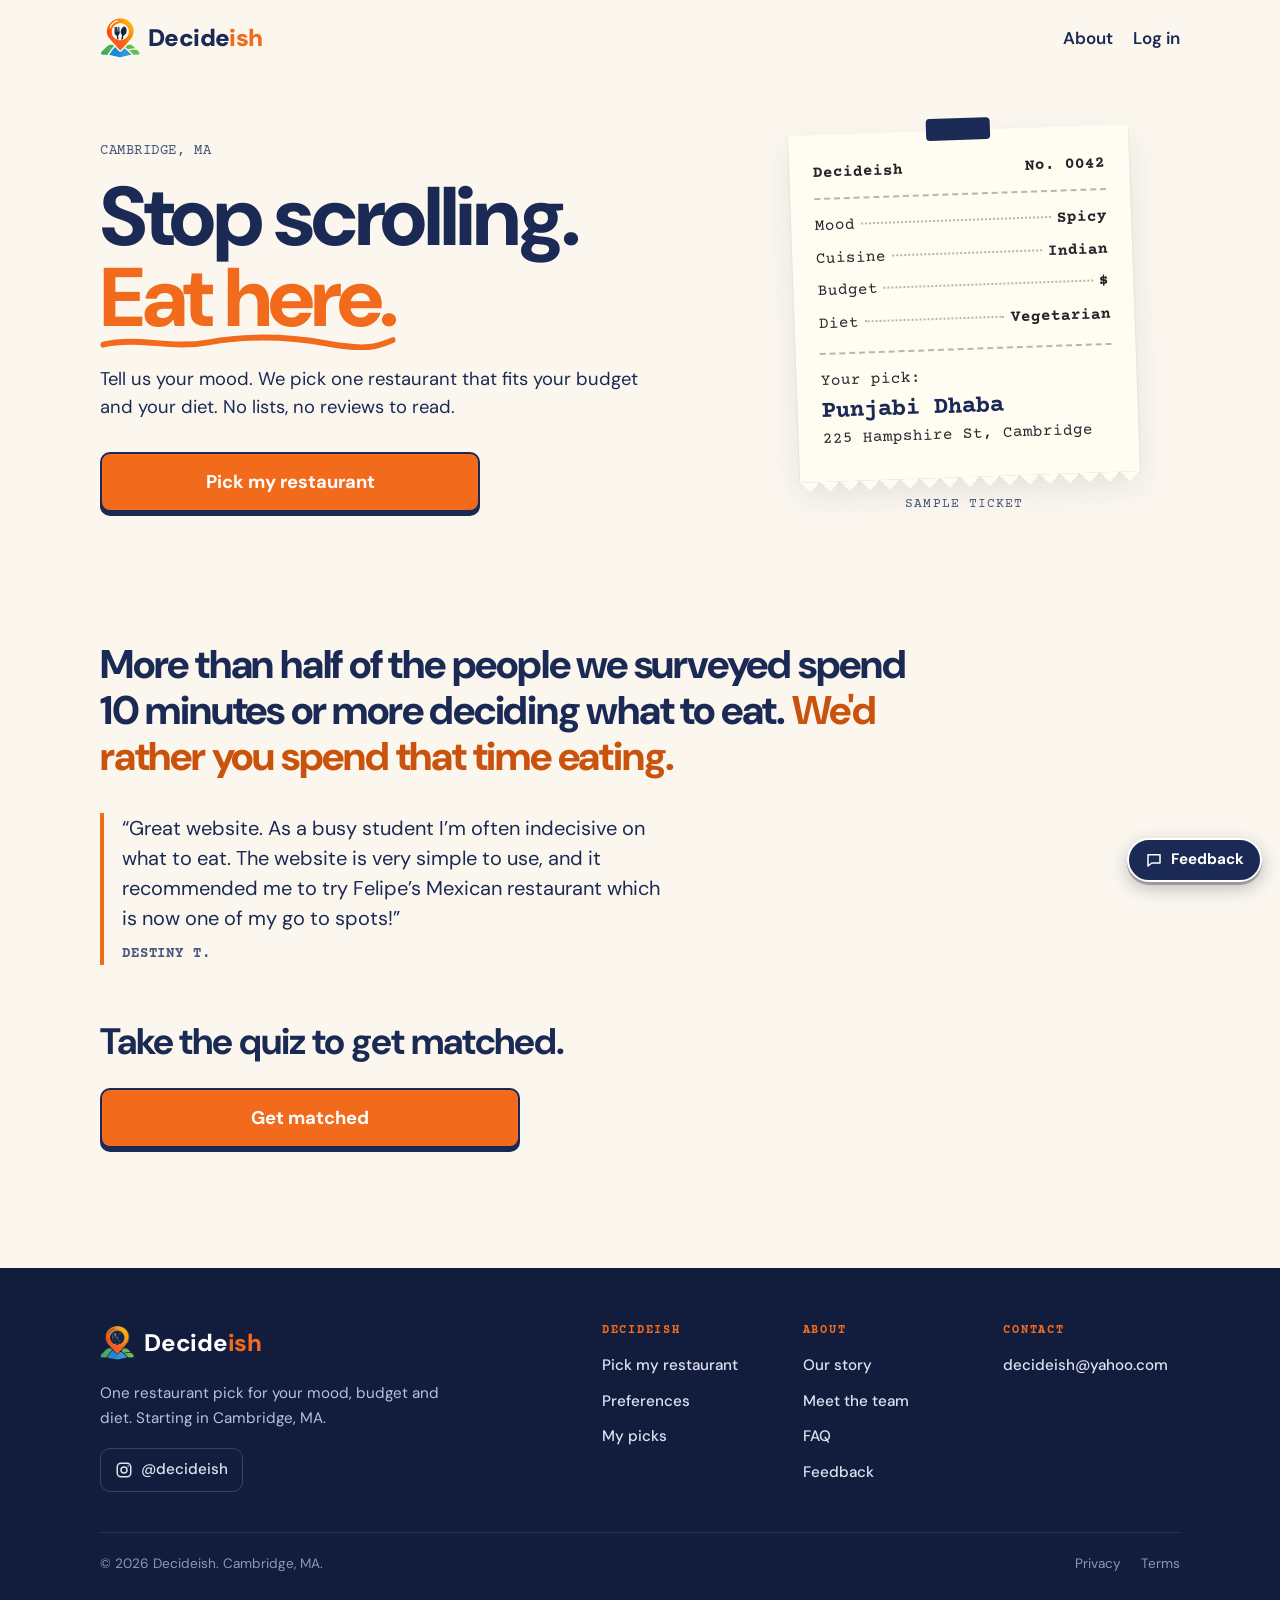
<file: index.html>
<!DOCTYPE html>
<html lang="en">
<head>
  <meta charset="UTF-8">
  <meta name="viewport" content="width=device-width, initial-scale=1.0">
  <title>Decideish | Stop scrolling. Eat here.</title>
  <meta name="description" content="Tell us your mood and Decideish picks one Cambridge restaurant for you, with directions. No lists, no reviews to read.">
  <link rel="icon" href="logo-mark.png">
  <link rel="preconnect" href="https://fonts.googleapis.com">
  <link rel="preconnect" href="https://fonts.gstatic.com" crossorigin>
  <link href="https://fonts.googleapis.com/css2?family=Courier+Prime:wght@400;700&display=swap" rel="stylesheet">
  <link rel="stylesheet" href="styles.css">
  <link rel="stylesheet" href="home.css">
</head>

<body class="home">

  <header class="site-header">
    <div class="wrap">
      <a href="index.html" class="brand"><img src="logo-mark.png" alt=""><span class="word">Decide<span>ish</span></span></a>
      <nav class="nav" aria-label="Main">
        <a href="about.html">About</a>
        <a href="signin.html">Log in</a>
      </nav>
    </div>
  </header>

  <main>
    <section class="wrap hero">
      <div class="hero-copy">
        <p class="kicker">Cambridge, MA</p>
        <h1>Stop scrolling.<br><span class="hl">Eat here.<svg viewBox="0 0 300 14" preserveAspectRatio="none" aria-hidden="true"><path d="M3 9 C 40 2, 70 13, 110 7 S 190 2, 230 8 S 280 11, 297 5" fill="none" stroke="currentColor" stroke-width="5" stroke-linecap="round"/></svg></span></h1>
        <p class="lead">Tell us your mood. We pick one restaurant that fits your budget and your diet. No lists, no reviews to read.</p>
        <a href="quiz.html" class="btn btn-primary btn-big">Pick my restaurant</a>
      </div>

      <div class="hero-receipt" aria-label="Example of a pick">
        <div class="ticket">
          <div class="ticket-head"><span>Decideish</span><span>No. 0042</span></div>
          <dl class="ticket-lines">
            <div class="ticket-line"><dt>Mood</dt><span class="dots"></span><dd>Spicy</dd></div>
            <div class="ticket-line"><dt>Cuisine</dt><span class="dots"></span><dd>Indian</dd></div>
            <div class="ticket-line"><dt>Budget</dt><span class="dots"></span><dd>$</dd></div>
            <div class="ticket-line"><dt>Diet</dt><span class="dots"></span><dd>Vegetarian</dd></div>
          </dl>
          <div class="ticket-result">
            <p class="label">Your pick:</p>
            <p class="place">Punjabi Dhaba</p>
            <p class="addr">225 Hampshire St, Cambridge</p>
          </div>
        </div>
        <p class="sample">Sample ticket</p>
      </div>
    </section>

    <section class="wrap time-wrap">
      <p class="time">More than half of the people we surveyed spend 10 minutes or more deciding what to eat. <span>We'd rather you spend that time eating.</span></p>
      <figure class="quote">
        <blockquote>&ldquo;Great website. As a busy student I&rsquo;m often indecisive on what to eat. The website is very simple to use, and it recommended me to try Felipe&rsquo;s Mexican restaurant which is now one of my go to spots!&rdquo;</blockquote>
        <figcaption>Destiny T.</figcaption>
      </figure>
    </section>

    <section class="wrap closer" id="match">
      <h2>Take the quiz to get matched.</h2>
      <p class="match-sub">Places like these, picked for your mood, budget and diet.</p>
      <div class="strip" id="strip">
        <figure><img src="https://xoqmolbfxjjwlgxwibis.supabase.co/storage/v1/object/public/restaurant-Images/sulmona.jpg" alt="" loading="lazy" referrerpolicy="no-referrer" onerror="dropPhoto(this)"><figcaption><strong>Sulmona</strong><span>Italian · $$</span></figcaption></figure>
        <figure><img src="https://xoqmolbfxjjwlgxwibis.supabase.co/storage/v1/object/public/restaurant-Images/geppeto.jpg" alt="" loading="lazy" referrerpolicy="no-referrer" onerror="dropPhoto(this)"><figcaption><strong>Geppetto</strong><span>Italian · $$$</span></figcaption></figure>
        <figure><img src="https://xoqmolbfxjjwlgxwibis.supabase.co/storage/v1/object/public/restaurant-Images/alicemonarch.jpg" alt="" loading="lazy" referrerpolicy="no-referrer" onerror="dropPhoto(this)"><figcaption><strong>Alice &amp; Monarch</strong><span>Italian · $$</span></figcaption></figure>
        <figure><img src="https://xoqmolbfxjjwlgxwibis.supabase.co/storage/v1/object/public/restaurant-Images/thefriendlytoast.jpg" alt="" loading="lazy" referrerpolicy="no-referrer" onerror="dropPhoto(this)"><figcaption><strong>The Friendly Toast</strong><span>American · $$</span></figcaption></figure>
        <figure><img src="https://xoqmolbfxjjwlgxwibis.supabase.co/storage/v1/object/public/restaurant-Images/ninetastes.jpg" alt="" loading="lazy" referrerpolicy="no-referrer" onerror="dropPhoto(this)"><figcaption><strong>Nine Tastes</strong><span>Thai · $</span></figcaption></figure>
        <figure><img src="https://xoqmolbfxjjwlgxwibis.supabase.co/storage/v1/object/public/restaurant-Images/maeasianeatery.jpg" alt="" loading="lazy" referrerpolicy="no-referrer" onerror="dropPhoto(this)"><figcaption><strong>Mâe Asian Eatery</strong><span>Thai · $</span></figcaption></figure>
      </div>
      <a href="quiz.html" class="btn btn-primary btn-big">Get matched</a>
    </section>
  </main>

  <a href="quiz.html" class="sticky-cta" id="sticky" aria-hidden="true" tabindex="-1">Pick my restaurant</a>

  <footer class="site-footer">
    <div class="wrap">
      <div class="foot-grid">
        <div class="foot-brand">
          <a href="index.html" class="word" style="text-decoration:none"><img src="logo-mark.png" alt=""><b>Decide<span>ish</span></b></a>
          <p>One restaurant pick for your mood, budget and diet. Starting in Cambridge, MA.</p>
          <a class="foot-social" href="https://www.instagram.com/decideish/" target="_blank" rel="noopener"><svg viewBox="0 0 24 24" fill="none" stroke="currentColor" stroke-width="2" aria-hidden="true"><rect x="3" y="3" width="18" height="18" rx="5"/><circle cx="12" cy="12" r="4"/><circle cx="17.5" cy="6.5" r="1" fill="currentColor" stroke="none"/></svg>@decideish</a>
        </div>
        <div class="foot-cols">
          <div class="foot-col"><h3>Decideish</h3><ul>
            <li><a href="quiz.html">Pick my restaurant</a></li>
            <li><a href="preferences.html">Preferences</a></li>
            <li><a href="dashboard.html">My picks</a></li></ul></div>
          <div class="foot-col"><h3>About</h3><ul>
            <li><a href="about.html">Our story</a></li>
            <li><a href="team.html">Meet the team</a></li>
            <li><a href="faq.html">FAQ</a></li>
            <li><a href="feedback.html">Feedback</a></li></ul></div>
          <div class="foot-col"><h3>Contact</h3><ul>
            <li><a href="mailto:decideish@yahoo.com">decideish@yahoo.com</a></li></ul></div>
        </div>
      </div>
      <div class="foot-bottom">
        <span>&copy; 2026 Decideish. Cambridge, MA.</span>
        <nav aria-label="Legal"><a href="privacy.html">Privacy</a><a href="terms.html">Terms</a></nav>
      </div>
    </div>
  </footer>

  <script>
    // a photo that fails to load disappears; with fewer than 3 left, the whole strip goes (no empty boxes)
    function dropPhoto(img) {
      var fig = img.closest("figure"); if (fig) fig.remove();
      var strip = document.getElementById("strip");
      if (strip && strip.querySelectorAll("figure").length < 3) {
        strip.remove();
        var s = document.querySelector(".match-sub"); if (s) s.remove();
      }
    }
    // on phones, a button follows you once the mood choices scroll away (and steps aside at the bottom)
    (function () {
      var sticky = document.getElementById("sticky"), moods = document.querySelector(".hero-copy .btn"), closer = document.querySelector(".closer .btn");
      if (!("IntersectionObserver" in window) || !sticky || !moods) return;
      var past = false, atEnd = false;
      function update() {
        var show = past && !atEnd;
        sticky.classList.toggle("show", show);
        sticky.tabIndex = show ? 0 : -1;
        sticky.setAttribute("aria-hidden", show ? "false" : "true");
      }
      new IntersectionObserver(function (e) { past = !e[0].isIntersecting && e[0].boundingClientRect.top < 0; update(); }).observe(moods);
      if (closer) new IntersectionObserver(function (e) { atEnd = e[0].isIntersecting; update(); }).observe(closer);
    })();
  </script>

  <a href="feedback.html" class="fb-float" target="_blank" rel="noopener" aria-label="Send feedback"><svg viewBox="0 0 24 24" fill="none" stroke="currentColor" stroke-width="2" stroke-linejoin="round" aria-hidden="true"><path d="M4 5h16v11H9l-5 4z"/></svg>Feedback</a>

</body>
</html>
</file>
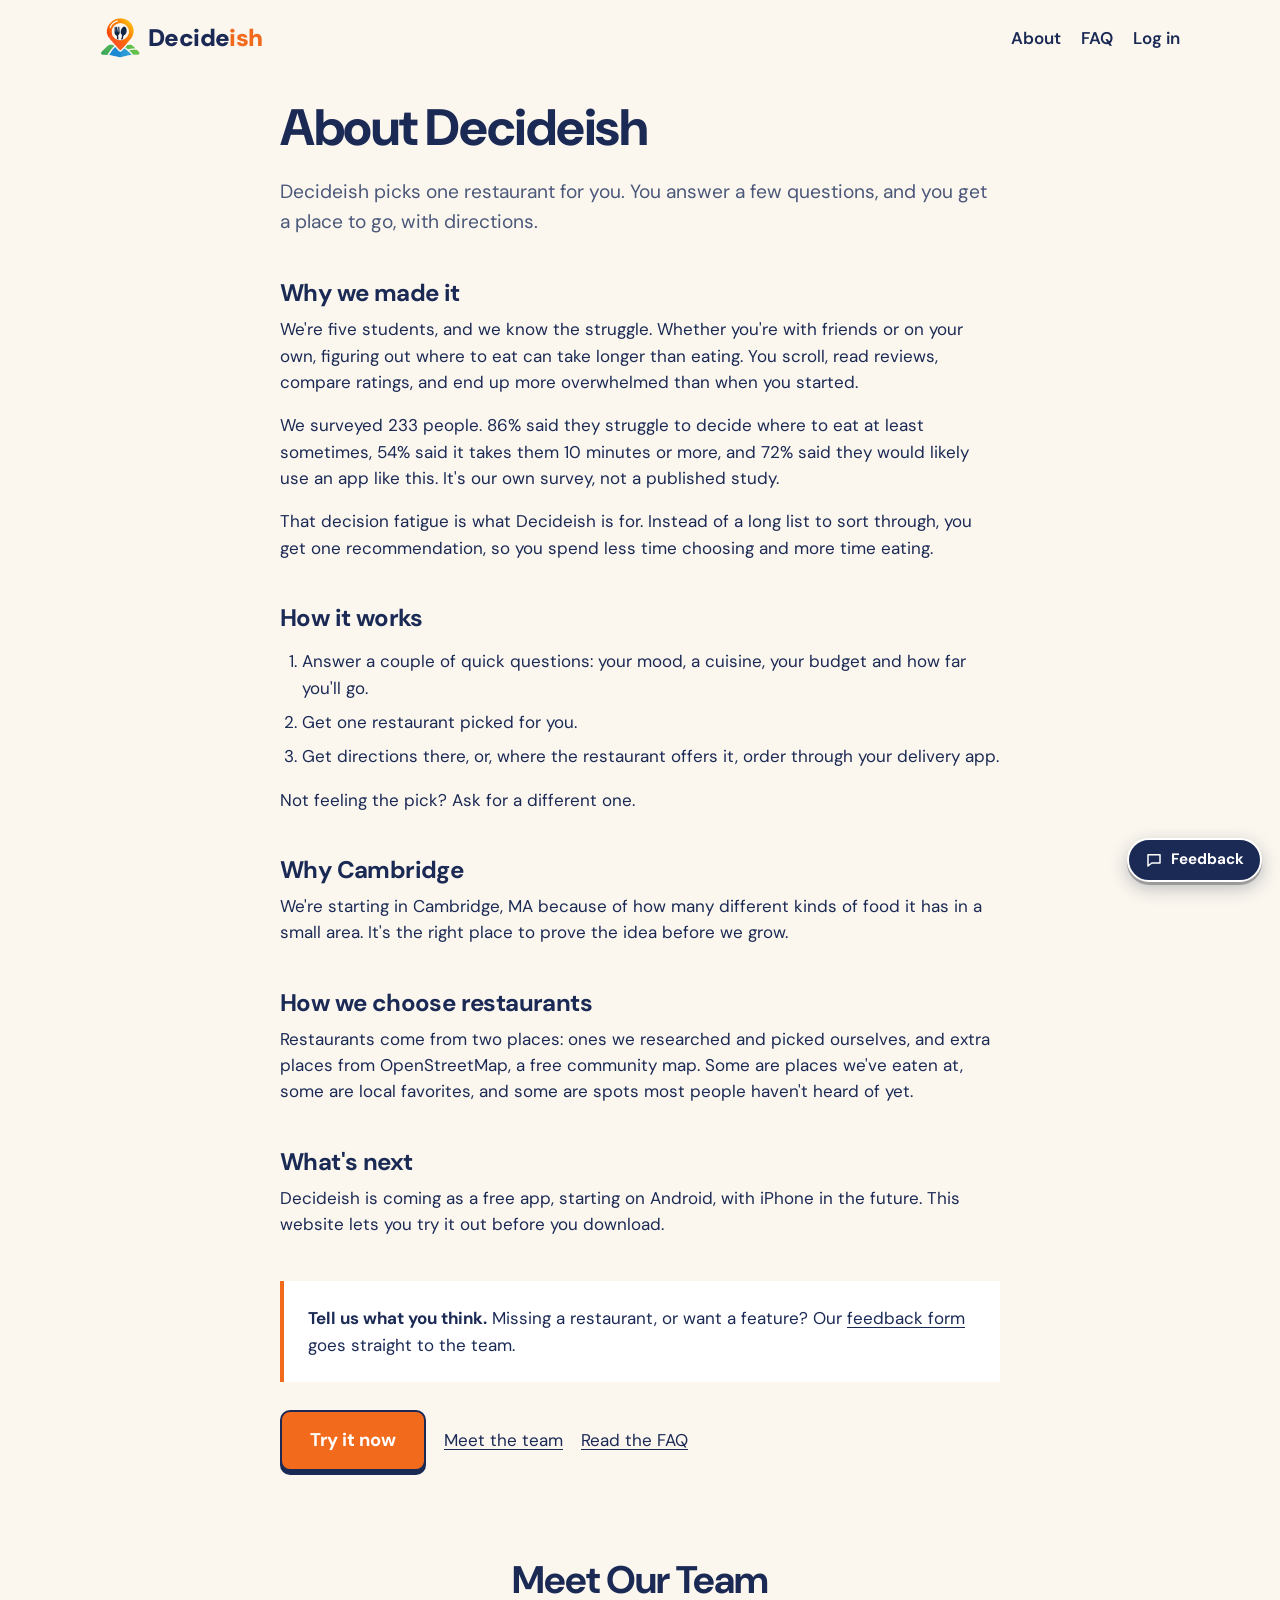
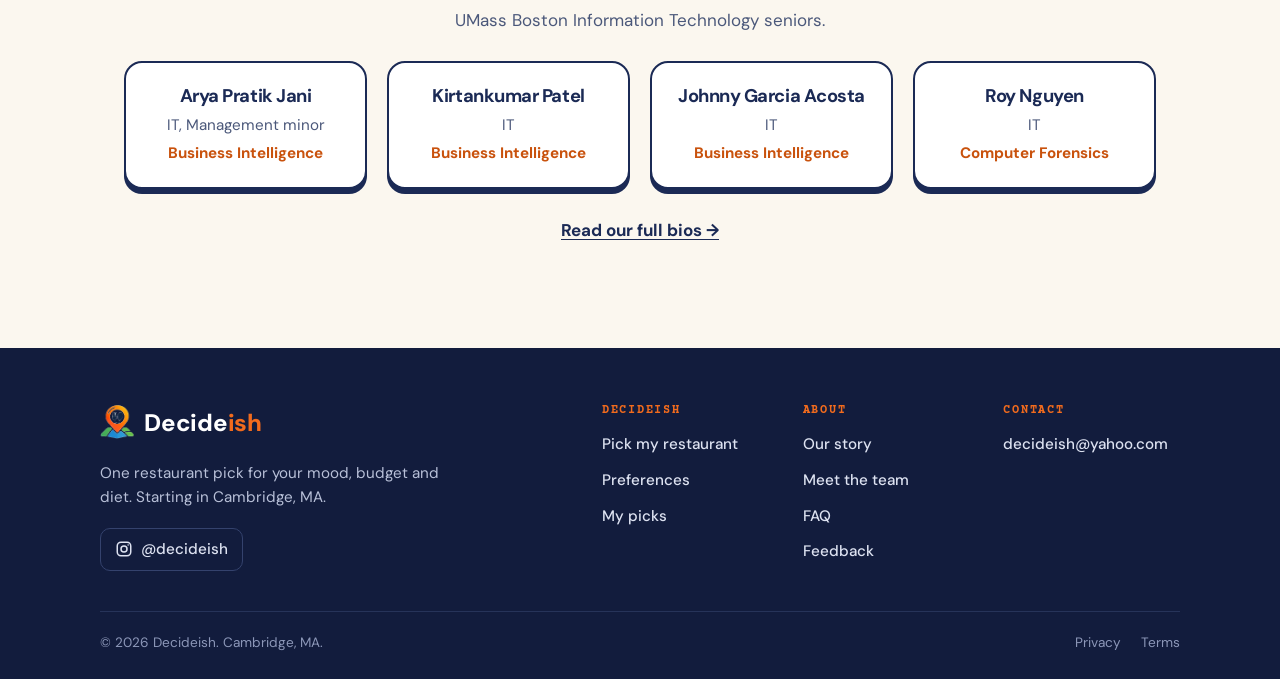
<file: about.html>
<!DOCTYPE html>
<html lang="en">
<head>
  <meta charset="UTF-8">
  <meta name="viewport" content="width=device-width, initial-scale=1.0">
  <title>About | Decideish</title>
  <meta name="description" content="Decideish is made by five students to end decision fatigue about where to eat. Starting in Cambridge, MA.">
  <link rel="icon" href="logo-mark.png">
  <link rel="preconnect" href="https://fonts.googleapis.com">
  <link rel="preconnect" href="https://fonts.gstatic.com" crossorigin>
  <link href="https://fonts.googleapis.com/css2?family=Courier+Prime:wght@400;700&display=swap" rel="stylesheet">
  <link rel="stylesheet" href="styles.css">
</head>

<body>

  <header class="site-header">
    <div class="wrap">
      <a href="index.html" class="brand"><img src="logo-mark.png" alt=""><span class="word">Decide<span>ish</span></span></a>
      <nav class="nav" aria-label="Main">
        <a href="about.html">About</a>
        <a href="faq.html">FAQ</a>
        <a href="signin.html">Log in</a>
      </nav>
    </div>
  </header>

  <main class="page">
    <h1>About Decideish</h1>
    <p class="intro">
      Decideish picks one restaurant for you. You answer a few questions,
      and you get a place to go, with directions.
    </p>

    <h2>Why we made it</h2>
    <p>
      We're five students, and we know the struggle. Whether you're with friends or on your own,
      figuring out where to eat can take longer than eating. You scroll, read reviews, compare
      ratings, and end up more overwhelmed than when you started.
    </p>
    <p>
      We surveyed 233 people. 86% said they struggle to decide where to eat at least sometimes,
      54% said it takes them 10 minutes or more, and 72% said they would likely use an app like this.
      It's our own survey, not a published study.
    </p>
    <p>
      That decision fatigue is what Decideish is for. Instead of a long list to sort through,
      you get one recommendation, so you spend less time choosing and more time eating.
    </p>

    <h2>How it works</h2>
    <ol>
      <li>Answer a couple of quick questions: your mood, a cuisine, your budget and how far you'll go.</li>
      <li>Get one restaurant picked for you.</li>
      <li>Get directions there, or, where the restaurant offers it, order through your delivery app.</li>
    </ol>
    <p>Not feeling the pick? Ask for a different one.</p>

    <h2>Why Cambridge</h2>
    <p>
      We're starting in Cambridge, MA because of how many different kinds of food it has in a small area.
      It's the right place to prove the idea before we grow.
    </p>

    <h2>How we choose restaurants</h2>
    <p>
      Restaurants come from two places: ones we researched and picked ourselves, and extra places from
      OpenStreetMap, a free community map. Some are places we've eaten at, some are local favorites,
      and some are spots most people haven't heard of yet.
    </p>

    <h2>What's next</h2>
    <p>
      Decideish is coming as a free app, starting on Android, with iPhone in the future.
      This website lets you try it out before you download.
    </p>

    <div class="team-note">
      <p><strong>Tell us what you think.</strong> Missing a restaurant, or want a feature?
        Our <a href="feedback.html">feedback form</a> goes straight to the team.</p>
    </div>

    <div class="hero-actions">
      <a href="quiz.html" class="btn btn-primary btn-big">Try it now</a>
      <a href="team.html">Meet the team</a>
      <a href="faq.html">Read the FAQ</a>
    </div>
  </main>

  <section class="team-strip" aria-labelledby="team-h">
    <h2 id="team-h">Meet Our Team</h2>
    <p class="strip-sub">UMass Boston Information Technology seniors.</p>
    <div class="mini-grid">
      <div class="mini"><h3>Arya Pratik Jani</h3><p>IT, Management minor</p><p class="mini-track">Business Intelligence</p></div>
      <div class="mini"><h3>Kirtankumar Patel</h3><p>IT</p><p class="mini-track">Business Intelligence</p></div>
      <div class="mini"><h3>Johnny Garcia Acosta</h3><p>IT</p><p class="mini-track">Business Intelligence</p></div>
      <div class="mini"><h3>Roy Nguyen</h3><p>IT</p><p class="mini-track">Computer Forensics</p></div>
    </div>
    <p class="strip-link"><a href="team.html">Read our full bios &rarr;</a></p>
  </section>

  <footer class="site-footer">
    <div class="wrap">
      <div class="foot-grid">
        <div class="foot-brand">
          <a href="index.html" class="word" style="text-decoration:none"><img src="logo-mark.png" alt=""><b>Decide<span>ish</span></b></a>
          <p>One restaurant pick for your mood, budget and diet. Starting in Cambridge, MA.</p>
          <a class="foot-social" href="https://www.instagram.com/decideish/" target="_blank" rel="noopener"><svg viewBox="0 0 24 24" fill="none" stroke="currentColor" stroke-width="2" aria-hidden="true"><rect x="3" y="3" width="18" height="18" rx="5"/><circle cx="12" cy="12" r="4"/><circle cx="17.5" cy="6.5" r="1" fill="currentColor" stroke="none"/></svg>@decideish</a>
        </div>
        <div class="foot-cols">
          <div class="foot-col"><h3>Decideish</h3><ul>
            <li><a href="quiz.html">Pick my restaurant</a></li>
            <li><a href="preferences.html">Preferences</a></li>
            <li><a href="dashboard.html">My picks</a></li></ul></div>
          <div class="foot-col"><h3>About</h3><ul>
            <li><a href="about.html">Our story</a></li>
            <li><a href="team.html">Meet the team</a></li>
            <li><a href="faq.html">FAQ</a></li>
            <li><a href="feedback.html">Feedback</a></li></ul></div>
          <div class="foot-col"><h3>Contact</h3><ul>
            <li><a href="mailto:decideish@yahoo.com">decideish@yahoo.com</a></li></ul></div>
        </div>
      </div>
      <div class="foot-bottom">
        <span>&copy; 2026 Decideish. Cambridge, MA.</span>
        <nav aria-label="Legal"><a href="privacy.html">Privacy</a><a href="terms.html">Terms</a></nav>
      </div>
    </div>
  </footer>

  <a href="feedback.html" class="fb-float" target="_blank" rel="noopener" aria-label="Send feedback"><svg viewBox="0 0 24 24" fill="none" stroke="currentColor" stroke-width="2" stroke-linejoin="round" aria-hidden="true"><path d="M4 5h16v11H9l-5 4z"/></svg>Feedback</a>

  <script>
    // the Feedback button steps aside while the footer (which has its own Feedback link) is on screen
    (function () {
      var f = document.querySelector(".site-footer"), b = document.querySelector(".fb-float");
      if (!f || !b || !("IntersectionObserver" in window)) return;
      new IntersectionObserver(function (e) { b.classList.toggle("away", e[0].isIntersecting); }).observe(f);
    })();
  </script>

</body>
</html>
</file>
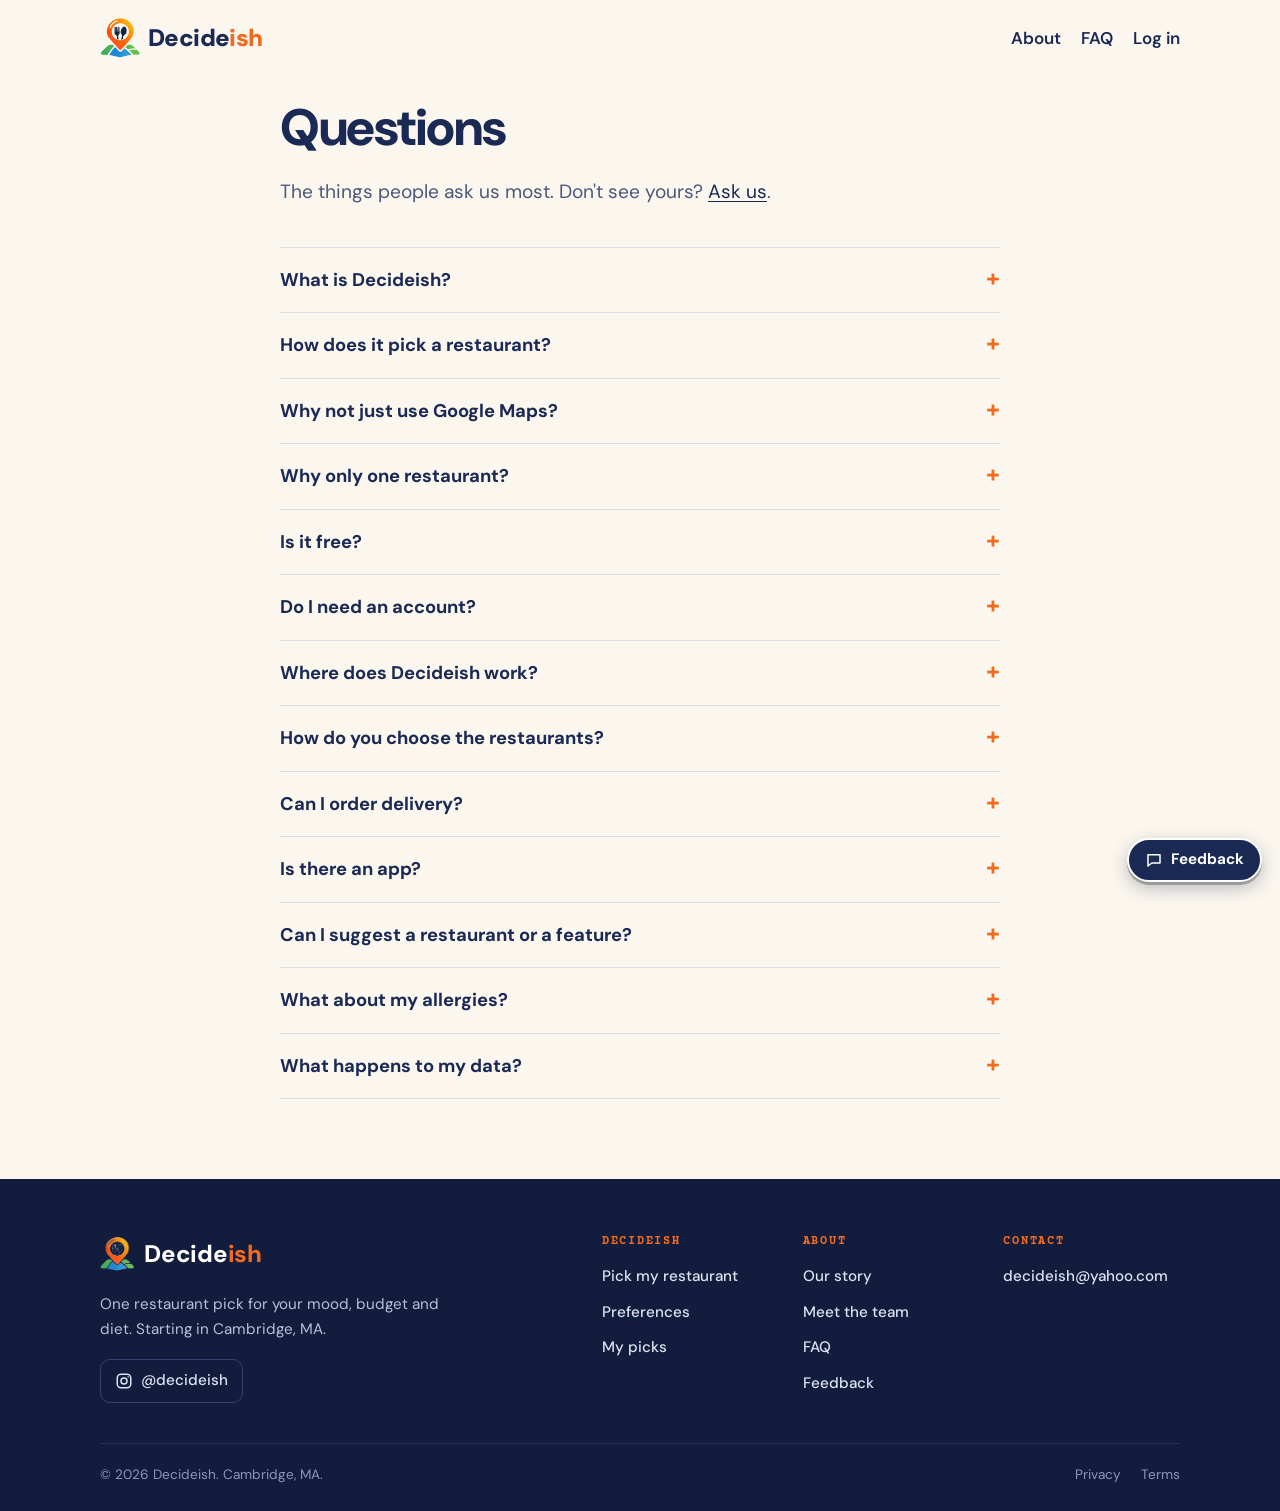
<file: faq.html>
<!DOCTYPE html>
<html lang="en">
<head>
  <meta charset="UTF-8">
  <meta name="viewport" content="width=device-width, initial-scale=1.0">
  <title>FAQ | Decideish</title>
  <meta name="description" content="Answers to common questions about Decideish: how picks work, accounts, privacy and the app.">
  <link rel="icon" href="logo-mark.png">
  <link rel="preconnect" href="https://fonts.googleapis.com">
  <link rel="preconnect" href="https://fonts.gstatic.com" crossorigin>
  <link href="https://fonts.googleapis.com/css2?family=Courier+Prime:wght@400;700&display=swap" rel="stylesheet">
  <link rel="stylesheet" href="styles.css">
</head>

<body>

  <header class="site-header">
    <div class="wrap">
      <a href="index.html" class="brand"><img src="logo-mark.png" alt=""><span class="word">Decide<span>ish</span></span></a>
      <nav class="nav" aria-label="Main">
        <a href="about.html">About</a>
        <a href="faq.html">FAQ</a>
        <a href="signin.html">Log in</a>
      </nav>
    </div>
  </header>

  <main class="page">
    <h1>Questions</h1>
    <p class="intro">The things people ask us most. Don't see yours? <a href="feedback.html">Ask us</a>.</p>

    <div class="faq">
      <details>
        <summary>What is Decideish?</summary>
        <p>A restaurant finder that picks one place for you. You answer a few quick questions and get a single recommendation, with directions, instead of a long list to scroll through.</p>
      </details>
      <details>
        <summary>How does it pick a restaurant?</summary>
        <p>It starts with restaurants of the cuisine you chose, then ranks them by how well they match your budget, your mood and how far you'll go. Cuisines you saved as favorites get a small boost. The best match is shown first.</p>
      </details>
      <details>
        <summary>Why not just use Google Maps?</summary>
        <p>Google gives you a long list and leaves the choosing to you. Decideish gives you one pick that already fits your mood, budget and diet, and it remembers what you liked. If you give a place a thumbs down, we won't suggest it again for 30 days.</p>
      </details>
      <details>
        <summary>Why only one restaurant?</summary>
        <p>Because a long list is the problem. Seeing dozens of options and reviews is what makes choosing so tiring. One good pick is faster, and if it's not right, you can ask for a different one.</p>
      </details>
      <details>
        <summary>Is it free?</summary>
        <p>Yes. The website is free, and the app will be free to download and use.</p>
      </details>
      <details>
        <summary>Do I need an account?</summary>
        <p>No. You can take the quiz and get a pick without one. An account lets you save your food preferences, see where you've been, and remember the places you liked or want hidden.</p>
      </details>
      <details>
        <summary>Where does Decideish work?</summary>
        <p>We're starting in Cambridge, MA, because it has so many kinds of food in a small area. More areas will come later.</p>
      </details>
      <details>
        <summary>How do you choose the restaurants?</summary>
        <p>Our own list comes first: places we've researched ourselves, including local favorites and spots that aren't widely known yet. To cover more cuisines, we also use restaurants listed on OpenStreetMap, a free map built by volunteers. Those we haven't checked ourselves, so we say so on the result and you should confirm hours, prices and menus before you go.</p>
      </details>
      <details>
        <summary>Can I order delivery?</summary>
        <p>In the app, you'll be able to open the restaurant in your delivery app when it's available there. On the website, you get directions for now.</p>
      </details>
      <details>
        <summary>Is there an app?</summary>
        <p>It's coming, starting on Android, with iPhone planned for later. Email <a href="mailto:decideish@yahoo.com">decideish@yahoo.com</a> for the Android download link. You can use this website in the meantime.</p>
      </details>
      <details>
        <summary>Can I suggest a restaurant or a feature?</summary>
        <p>Yes, please do. Use our <a href="feedback.html">feedback form</a>, or message us on <a href="https://www.instagram.com/decideish/" target="_blank" rel="noopener">Instagram @decideish</a>. Both go straight to our team.</p>
      </details>
      <details>
        <summary>What about my allergies?</summary>
        <p>You can add allergies and your diet to your preferences. Always double-check allergens with the restaurant before you order. Restaurants can change their recipes and ingredients.</p>
      </details>
      <details>
        <summary>What happens to my data?</summary>
        <p>We save your taste profile so your picks fit you. Your data is never sold, and we don't track you across other apps or websites. The details are in our <a href="privacy.html">privacy policy</a>.</p>
      </details>
    </div>
  </main>

  <footer class="site-footer">
    <div class="wrap">
      <div class="foot-grid">
        <div class="foot-brand">
          <a href="index.html" class="word" style="text-decoration:none"><img src="logo-mark.png" alt=""><b>Decide<span>ish</span></b></a>
          <p>One restaurant pick for your mood, budget and diet. Starting in Cambridge, MA.</p>
          <a class="foot-social" href="https://www.instagram.com/decideish/" target="_blank" rel="noopener"><svg viewBox="0 0 24 24" fill="none" stroke="currentColor" stroke-width="2" aria-hidden="true"><rect x="3" y="3" width="18" height="18" rx="5"/><circle cx="12" cy="12" r="4"/><circle cx="17.5" cy="6.5" r="1" fill="currentColor" stroke="none"/></svg>@decideish</a>
        </div>
        <div class="foot-cols">
          <div class="foot-col"><h3>Decideish</h3><ul>
            <li><a href="quiz.html">Pick my restaurant</a></li>
            <li><a href="preferences.html">Preferences</a></li>
            <li><a href="dashboard.html">My picks</a></li></ul></div>
          <div class="foot-col"><h3>About</h3><ul>
            <li><a href="about.html">Our story</a></li>
            <li><a href="team.html">Meet the team</a></li>
            <li><a href="faq.html">FAQ</a></li>
            <li><a href="feedback.html">Feedback</a></li></ul></div>
          <div class="foot-col"><h3>Contact</h3><ul>
            <li><a href="mailto:decideish@yahoo.com">decideish@yahoo.com</a></li></ul></div>
        </div>
      </div>
      <div class="foot-bottom">
        <span>&copy; 2026 Decideish. Cambridge, MA.</span>
        <nav aria-label="Legal"><a href="privacy.html">Privacy</a><a href="terms.html">Terms</a></nav>
      </div>
    </div>
  </footer>

  <a href="feedback.html" class="fb-float" target="_blank" rel="noopener" aria-label="Send feedback"><svg viewBox="0 0 24 24" fill="none" stroke="currentColor" stroke-width="2" stroke-linejoin="round" aria-hidden="true"><path d="M4 5h16v11H9l-5 4z"/></svg>Feedback</a>

  <script>
    // the Feedback button steps aside while the footer (which has its own Feedback link) is on screen
    (function () {
      var f = document.querySelector(".site-footer"), b = document.querySelector(".fb-float");
      if (!f || !b || !("IntersectionObserver" in window)) return;
      new IntersectionObserver(function (e) { b.classList.toggle("away", e[0].isIntersecting); }).observe(f);
    })();
  </script>

</body>
</html>
</file>
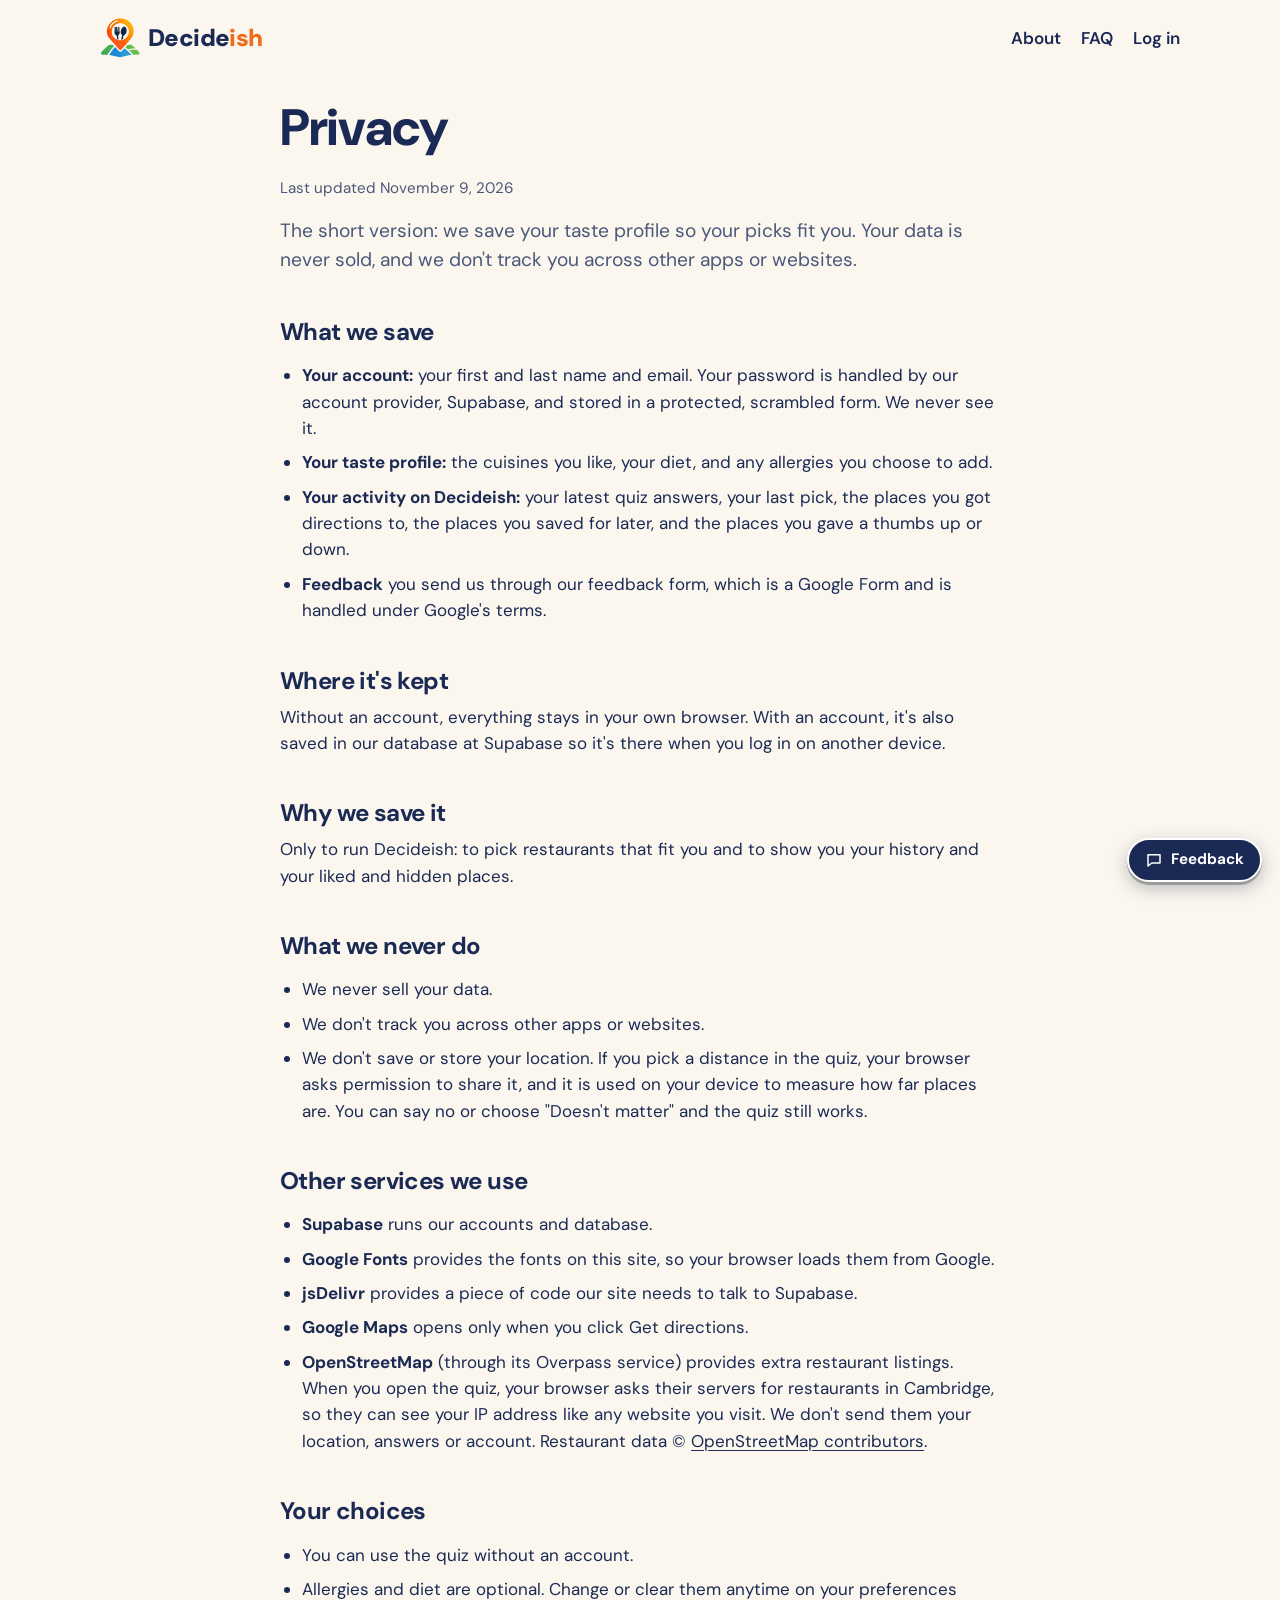
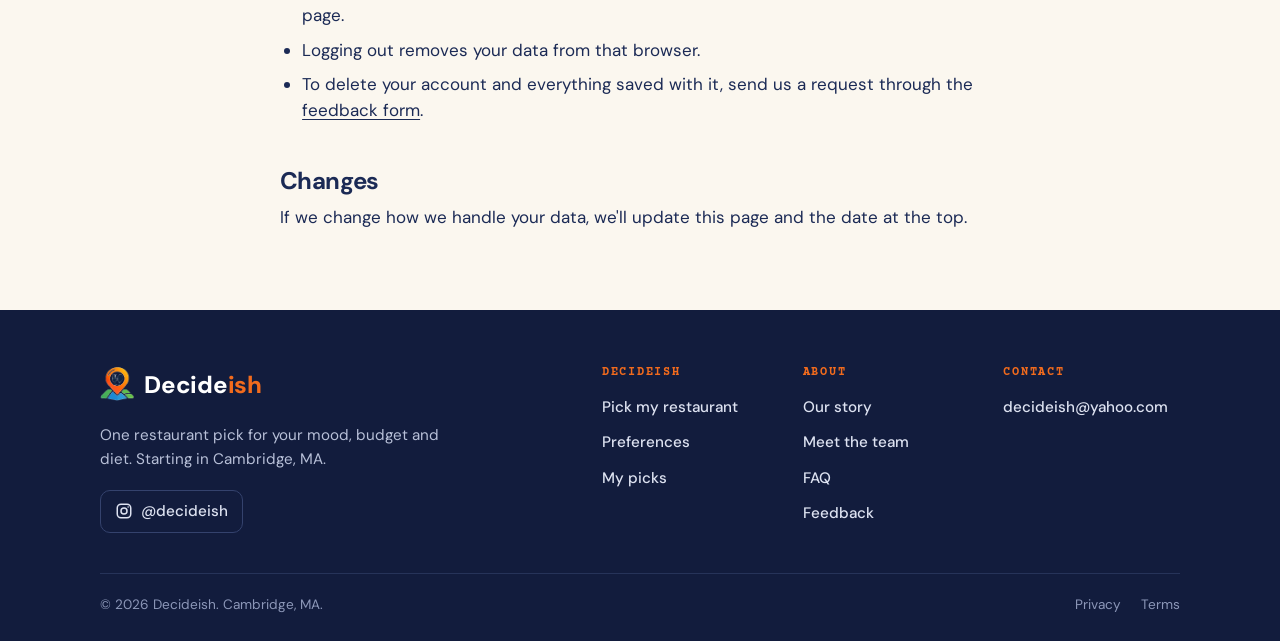
<file: privacy.html>
<!DOCTYPE html>
<html lang="en">
<head>
  <meta charset="UTF-8">
  <meta name="viewport" content="width=device-width, initial-scale=1.0">
  <title>Privacy | Decideish</title>
  <meta name="description" content="What Decideish saves, why, and what we never do with it.">
  <link rel="icon" href="logo-mark.png">
  <link rel="preconnect" href="https://fonts.googleapis.com">
  <link rel="preconnect" href="https://fonts.gstatic.com" crossorigin>
  <link href="https://fonts.googleapis.com/css2?family=Courier+Prime:wght@400;700&display=swap" rel="stylesheet">
  <link rel="stylesheet" href="styles.css">
</head>

<body>

  <header class="site-header">
    <div class="wrap">
      <a href="index.html" class="brand"><img src="logo-mark.png" alt=""><span class="word">Decide<span>ish</span></span></a>
      <nav class="nav" aria-label="Main">
        <a href="about.html">About</a>
        <a href="faq.html">FAQ</a>
        <a href="signin.html">Log in</a>
      </nav>
    </div>
  </header>

  <main class="page">
    <h1>Privacy</h1>
    <p class="updated">Last updated November 9, 2026</p>
    <p class="intro">
      The short version: we save your taste profile so your picks fit you. Your data is never sold,
      and we don't track you across other apps or websites.
    </p>

    <h2>What we save</h2>
    <ul>
      <li><strong>Your account:</strong> your first and last name and email. Your password is handled by our account provider, Supabase, and stored in a protected, scrambled form. We never see it.</li>
      <li><strong>Your taste profile:</strong> the cuisines you like, your diet, and any allergies you choose to add.</li>
      <li><strong>Your activity on Decideish:</strong> your latest quiz answers, your last pick, the places you got directions to, the places you saved for later, and the places you gave a thumbs up or down.</li>
      <li><strong>Feedback</strong> you send us through our feedback form, which is a Google Form and is handled under Google's terms.</li>
    </ul>

    <h2>Where it's kept</h2>
    <p>
      Without an account, everything stays in your own browser. With an account, it's also saved in
      our database at Supabase so it's there when you log in on another device.
    </p>

    <h2>Why we save it</h2>
    <p>Only to run Decideish: to pick restaurants that fit you and to show you your history and your liked and hidden places.</p>

    <h2>What we never do</h2>
    <ul>
      <li>We never sell your data.</li>
      <li>We don't track you across other apps or websites.</li>
      <li>We don't save or store your location. If you pick a distance in the quiz, your browser asks permission to share it, and it is used on your device to measure how far places are. You can say no or choose "Doesn't matter" and the quiz still works.</li>
    </ul>

    <h2>Other services we use</h2>
    <ul>
      <li><strong>Supabase</strong> runs our accounts and database.</li>
      <li><strong>Google Fonts</strong> provides the fonts on this site, so your browser loads them from Google.</li>
      <li><strong>jsDelivr</strong> provides a piece of code our site needs to talk to Supabase.</li>
      <li><strong>Google Maps</strong> opens only when you click Get directions.</li>
      <li><strong>OpenStreetMap</strong> (through its Overpass service) provides extra restaurant listings. When you open the quiz, your browser asks their servers for restaurants in Cambridge, so they can see your IP address like any website you visit. We don't send them your location, answers or account. Restaurant data &copy; <a href="https://www.openstreetmap.org/copyright" target="_blank" rel="noopener">OpenStreetMap contributors</a>.</li>
    </ul>

    <h2>Your choices</h2>
    <ul>
      <li>You can use the quiz without an account.</li>
      <li>Allergies and diet are optional. Change or clear them anytime on your preferences page.</li>
      <li>Logging out removes your data from that browser.</li>
      <li>To delete your account and everything saved with it, send us a request through the <a href="feedback.html">feedback form</a>.</li>
    </ul>

    <h2>Changes</h2>
    <p>If we change how we handle your data, we'll update this page and the date at the top.</p>
  </main>

  <footer class="site-footer">
    <div class="wrap">
      <div class="foot-grid">
        <div class="foot-brand">
          <a href="index.html" class="word" style="text-decoration:none"><img src="logo-mark.png" alt=""><b>Decide<span>ish</span></b></a>
          <p>One restaurant pick for your mood, budget and diet. Starting in Cambridge, MA.</p>
          <a class="foot-social" href="https://www.instagram.com/decideish/" target="_blank" rel="noopener"><svg viewBox="0 0 24 24" fill="none" stroke="currentColor" stroke-width="2" aria-hidden="true"><rect x="3" y="3" width="18" height="18" rx="5"/><circle cx="12" cy="12" r="4"/><circle cx="17.5" cy="6.5" r="1" fill="currentColor" stroke="none"/></svg>@decideish</a>
        </div>
        <div class="foot-cols">
          <div class="foot-col"><h3>Decideish</h3><ul>
            <li><a href="quiz.html">Pick my restaurant</a></li>
            <li><a href="preferences.html">Preferences</a></li>
            <li><a href="dashboard.html">My picks</a></li></ul></div>
          <div class="foot-col"><h3>About</h3><ul>
            <li><a href="about.html">Our story</a></li>
            <li><a href="team.html">Meet the team</a></li>
            <li><a href="faq.html">FAQ</a></li>
            <li><a href="feedback.html">Feedback</a></li></ul></div>
          <div class="foot-col"><h3>Contact</h3><ul>
            <li><a href="mailto:decideish@yahoo.com">decideish@yahoo.com</a></li></ul></div>
        </div>
      </div>
      <div class="foot-bottom">
        <span>&copy; 2026 Decideish. Cambridge, MA.</span>
        <nav aria-label="Legal"><a href="privacy.html">Privacy</a><a href="terms.html">Terms</a></nav>
      </div>
    </div>
  </footer>

  <a href="feedback.html" class="fb-float" target="_blank" rel="noopener" aria-label="Send feedback"><svg viewBox="0 0 24 24" fill="none" stroke="currentColor" stroke-width="2" stroke-linejoin="round" aria-hidden="true"><path d="M4 5h16v11H9l-5 4z"/></svg>Feedback</a>

  <script>
    // the Feedback button steps aside while the footer (which has its own Feedback link) is on screen
    (function () {
      var f = document.querySelector(".site-footer"), b = document.querySelector(".fb-float");
      if (!f || !b || !("IntersectionObserver" in window)) return;
      new IntersectionObserver(function (e) { b.classList.toggle("away", e[0].isIntersecting); }).observe(f);
    })();
  </script>

</body>
</html>
</file>
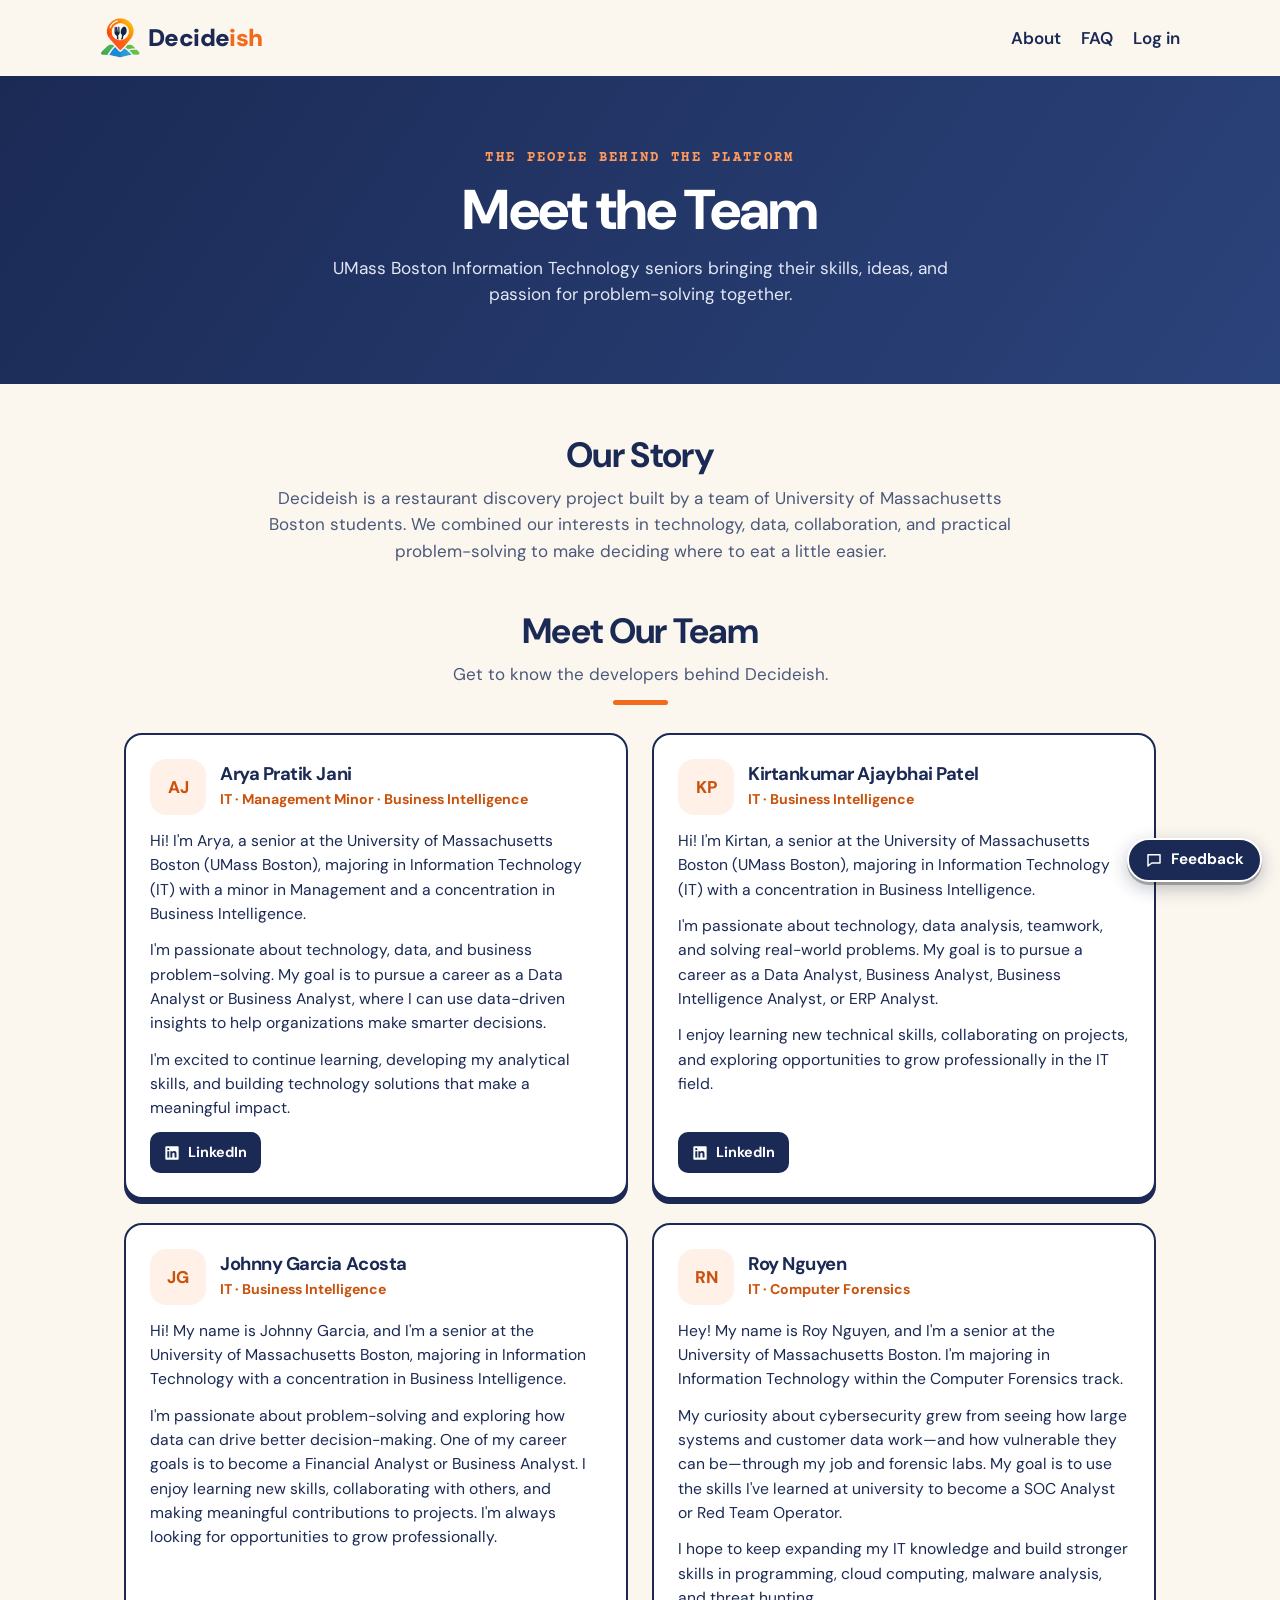
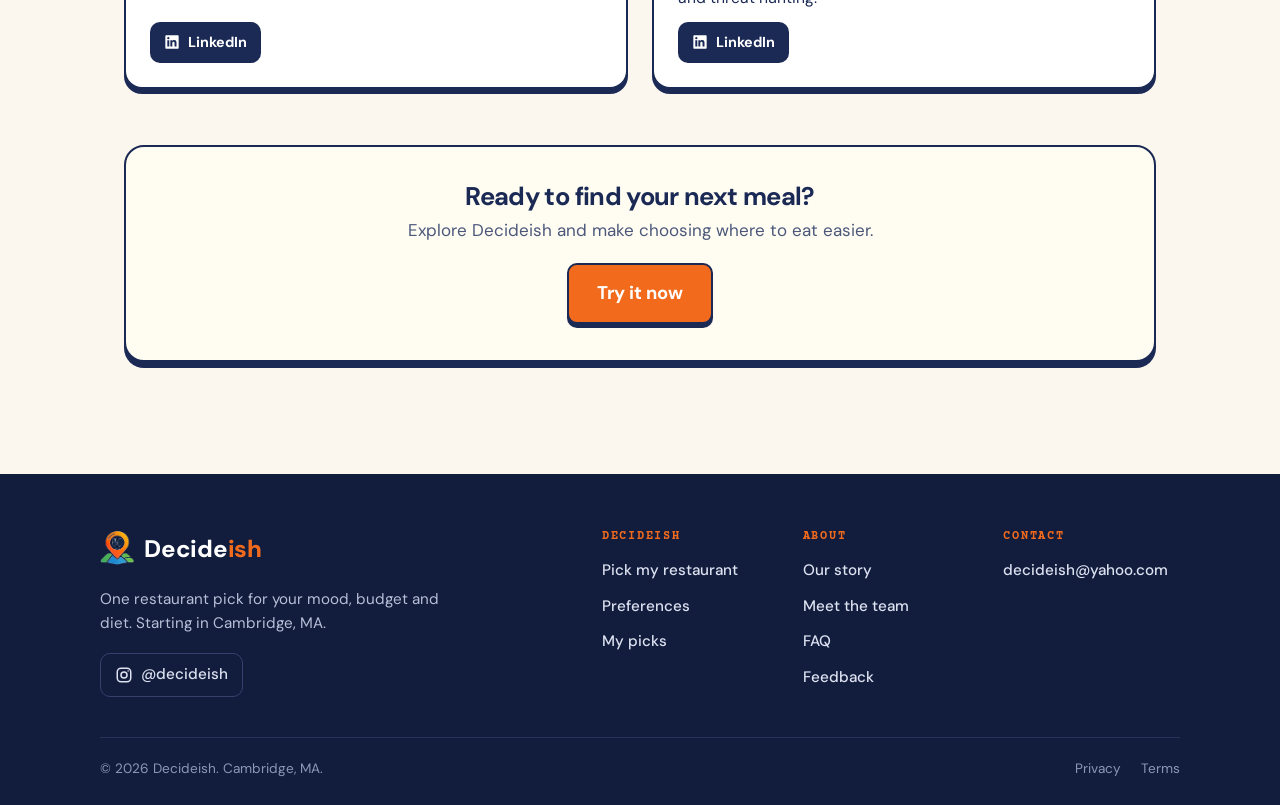
<file: team.html>
<!DOCTYPE html>
<html lang="en">
<head>
  <meta charset="UTF-8">
  <meta name="viewport" content="width=device-width, initial-scale=1.0">
  <title>Meet the Team | Decideish</title>
  <meta name="description" content="Meet the UMass Boston students who built Decideish.">
  <link rel="icon" href="logo-mark.png">
  <link rel="preconnect" href="https://fonts.googleapis.com">
  <link rel="preconnect" href="https://fonts.gstatic.com" crossorigin>
  <link href="https://fonts.googleapis.com/css2?family=Courier+Prime:wght@400;700&display=swap" rel="stylesheet">
  <link rel="stylesheet" href="styles.css">
</head>

<body>

  <header class="site-header">
    <div class="wrap">
      <a href="index.html" class="brand"><img src="logo-mark.png" alt=""><span class="word">Decide<span>ish</span></span></a>
      <nav class="nav" aria-label="Main">
        <a href="about.html">About</a>
        <a href="faq.html">FAQ</a>
        <a href="signin.html">Log in</a>
      </nav>
    </div>
  </header>

  <section class="ab-hero">
    <p class="ab-eyebrow">The people behind the platform</p>
    <h1>Meet the Team</h1>
    <p>UMass Boston Information Technology seniors bringing their skills, ideas, and passion for problem-solving together.</p>
  </section>

  <main class="ab-main">
    <section class="ab-intro" aria-labelledby="our-story">
      <h2 id="our-story">Our Story</h2>
      <p>Decideish is a restaurant discovery project built by a team of University of Massachusetts Boston students. We combined our interests in technology, data, collaboration, and practical problem-solving to make deciding where to eat a little easier.</p>
    </section>

    <section aria-labelledby="team-title">
      <div class="ab-heading"><h2 id="team-title">Meet Our Team</h2><p>Get to know the developers behind Decideish.</p><span class="ab-accent" aria-hidden="true"></span></div>
    <div class="team-grid">
      <article class="member">
        <div class="member-top"><div class="avatar" aria-hidden="true">AJ</div><div><h3>Arya Pratik Jani</h3><div class="role">IT · Management Minor · Business Intelligence</div></div></div>
        <p>Hi! I'm Arya, a senior at the University of Massachusetts Boston (UMass Boston), majoring in Information Technology (IT) with a minor in Management and a concentration in Business Intelligence.</p>
        <p>I'm passionate about technology, data, and business problem-solving. My goal is to pursue a career as a Data Analyst or Business Analyst, where I can use data-driven insights to help organizations make smarter decisions.</p>
        <p>I'm excited to continue learning, developing my analytical skills, and building technology solutions that make a meaningful impact.</p>
        <a class="profile-link" href="https://www.linkedin.com/in/janiarya/" target="_blank" rel="noopener noreferrer" aria-label="Connect with Arya Pratik Jani on LinkedIn"><svg viewBox="0 0 24 24" aria-hidden="true"><path d="M20.45 2H3.55C2.69 2 2 2.68 2 3.52v16.96c0 .84.69 1.52 1.55 1.52h16.9c.86 0 1.55-.68 1.55-1.52V3.52C22 2.68 21.31 2 20.45 2ZM7.93 18.75H4.98V9.2h2.95v9.55ZM6.46 7.9a1.71 1.71 0 1 1 0-3.42 1.71 1.71 0 0 1 0 3.42Zm12.29 10.85H15.8V14.1c0-1.11-.02-2.53-1.54-2.53-1.54 0-1.78 1.2-1.78 2.45v4.73H9.53V9.2h2.83v1.3h.04c.39-.74 1.35-1.53 2.78-1.53 2.98 0 3.57 1.96 3.57 4.51v5.27Z"/></svg>LinkedIn</a>
      </article>
      <article class="member">
        <div class="member-top"><div class="avatar" aria-hidden="true">KP</div><div><h3>Kirtankumar Ajaybhai Patel</h3><div class="role">IT · Business Intelligence</div></div></div>
        <p>Hi! I'm Kirtan, a senior at the University of Massachusetts Boston (UMass Boston), majoring in Information Technology (IT) with a concentration in Business Intelligence.</p>
        <p>I'm passionate about technology, data analysis, teamwork, and solving real-world problems. My goal is to pursue a career as a Data Analyst, Business Analyst, Business Intelligence Analyst, or ERP Analyst.</p>
        <p>I enjoy learning new technical skills, collaborating on projects, and exploring opportunities to grow professionally in the IT field.</p>
        <a class="profile-link" href="https://www.linkedin.com/in/kirtan-patel-84b02b411/" target="_blank" rel="noopener noreferrer" aria-label="Connect with Kirtankumar Ajaybhai Patel on LinkedIn"><svg viewBox="0 0 24 24" aria-hidden="true"><path d="M20.45 2H3.55C2.69 2 2 2.68 2 3.52v16.96c0 .84.69 1.52 1.55 1.52h16.9c.86 0 1.55-.68 1.55-1.52V3.52C22 2.68 21.31 2 20.45 2ZM7.93 18.75H4.98V9.2h2.95v9.55ZM6.46 7.9a1.71 1.71 0 1 1 0-3.42 1.71 1.71 0 0 1 0 3.42Zm12.29 10.85H15.8V14.1c0-1.11-.02-2.53-1.54-2.53-1.54 0-1.78 1.2-1.78 2.45v4.73H9.53V9.2h2.83v1.3h.04c.39-.74 1.35-1.53 2.78-1.53 2.98 0 3.57 1.96 3.57 4.51v5.27Z"/></svg>LinkedIn</a>
      </article>
      <article class="member">
        <div class="member-top"><div class="avatar" aria-hidden="true">JG</div><div><h3>Johnny Garcia Acosta</h3><div class="role">IT · Business Intelligence</div></div></div>
        <p>Hi! My name is Johnny Garcia, and I'm a senior at the University of Massachusetts Boston, majoring in Information Technology with a concentration in Business Intelligence.</p>
        <p>I'm passionate about problem-solving and exploring how data can drive better decision-making. One of my career goals is to become a Financial Analyst or Business Analyst. I enjoy learning new skills, collaborating with others, and making meaningful contributions to projects. I'm always looking for opportunities to grow professionally.</p>
        <a class="profile-link" href="https://www.linkedin.com/in/johnny-garcia-acosta-981b0521b/" target="_blank" rel="noopener noreferrer" aria-label="Connect with Johnny Garcia Acosta on LinkedIn"><svg viewBox="0 0 24 24" aria-hidden="true"><path d="M20.45 2H3.55C2.69 2 2 2.68 2 3.52v16.96c0 .84.69 1.52 1.55 1.52h16.9c.86 0 1.55-.68 1.55-1.52V3.52C22 2.68 21.31 2 20.45 2ZM7.93 18.75H4.98V9.2h2.95v9.55ZM6.46 7.9a1.71 1.71 0 1 1 0-3.42 1.71 1.71 0 0 1 0 3.42Zm12.29 10.85H15.8V14.1c0-1.11-.02-2.53-1.54-2.53-1.54 0-1.78 1.2-1.78 2.45v4.73H9.53V9.2h2.83v1.3h.04c.39-.74 1.35-1.53 2.78-1.53 2.98 0 3.57 1.96 3.57 4.51v5.27Z"/></svg>LinkedIn</a>
      </article>
      <article class="member">
        <div class="member-top"><div class="avatar" aria-hidden="true">RN</div><div><h3>Roy Nguyen</h3><div class="role">IT · Computer Forensics</div></div></div>
        <p>Hey! My name is Roy Nguyen, and I'm a senior at the University of Massachusetts Boston. I'm majoring in Information Technology within the Computer Forensics track.</p>
        <p>My curiosity about cybersecurity grew from seeing how large systems and customer data work—and how vulnerable they can be—through my job and forensic labs. My goal is to use the skills I've learned at university to become a SOC Analyst or Red Team Operator.</p>
        <p>I hope to keep expanding my IT knowledge and build stronger skills in programming, cloud computing, malware analysis, and threat hunting.</p>
        <a class="profile-link" href="https://www.linkedin.com/in/roy-nguyen-5a5ba134b/" target="_blank" rel="noopener noreferrer" aria-label="Connect with Roy Nguyen on LinkedIn"><svg viewBox="0 0 24 24" aria-hidden="true"><path d="M20.45 2H3.55C2.69 2 2 2.68 2 3.52v16.96c0 .84.69 1.52 1.55 1.52h16.9c.86 0 1.55-.68 1.55-1.52V3.52C22 2.68 21.31 2 20.45 2ZM7.93 18.75H4.98V9.2h2.95v9.55ZM6.46 7.9a1.71 1.71 0 1 1 0-3.42 1.71 1.71 0 0 1 0 3.42Zm12.29 10.85H15.8V14.1c0-1.11-.02-2.53-1.54-2.53-1.54 0-1.78 1.2-1.78 2.45v4.73H9.53V9.2h2.83v1.3h.04c.39-.74 1.35-1.53 2.78-1.53 2.98 0 3.57 1.96 3.57 4.51v5.27Z"/></svg>LinkedIn</a>
      </article>
    </div>
    </section>

    <section class="ab-cta" aria-labelledby="explore-title">
      <h2 id="explore-title">Ready to find your next meal?</h2>
      <p>Explore Decideish and make choosing where to eat easier.</p>
      <a href="quiz.html" class="btn btn-primary btn-big">Try it now</a>
    </section>
  </main>

  <footer class="site-footer">
    <div class="wrap">
      <div class="foot-grid">
        <div class="foot-brand">
          <a href="index.html" class="word" style="text-decoration:none"><img src="logo-mark.png" alt=""><b>Decide<span>ish</span></b></a>
          <p>One restaurant pick for your mood, budget and diet. Starting in Cambridge, MA.</p>
          <a class="foot-social" href="https://www.instagram.com/decideish/" target="_blank" rel="noopener"><svg viewBox="0 0 24 24" fill="none" stroke="currentColor" stroke-width="2" aria-hidden="true"><rect x="3" y="3" width="18" height="18" rx="5"/><circle cx="12" cy="12" r="4"/><circle cx="17.5" cy="6.5" r="1" fill="currentColor" stroke="none"/></svg>@decideish</a>
        </div>
        <div class="foot-cols">
          <div class="foot-col"><h3>Decideish</h3><ul>
            <li><a href="quiz.html">Pick my restaurant</a></li>
            <li><a href="preferences.html">Preferences</a></li>
            <li><a href="dashboard.html">My picks</a></li></ul></div>
          <div class="foot-col"><h3>About</h3><ul>
            <li><a href="about.html">Our story</a></li>
            <li><a href="team.html">Meet the team</a></li>
            <li><a href="faq.html">FAQ</a></li>
            <li><a href="feedback.html">Feedback</a></li></ul></div>
          <div class="foot-col"><h3>Contact</h3><ul>
            <li><a href="mailto:decideish@yahoo.com">decideish@yahoo.com</a></li></ul></div>
        </div>
      </div>
      <div class="foot-bottom">
        <span>&copy; 2026 Decideish. Cambridge, MA.</span>
        <nav aria-label="Legal"><a href="privacy.html">Privacy</a><a href="terms.html">Terms</a></nav>
      </div>
    </div>
  </footer>

  <a href="feedback.html" class="fb-float" target="_blank" rel="noopener" aria-label="Send feedback"><svg viewBox="0 0 24 24" fill="none" stroke="currentColor" stroke-width="2" stroke-linejoin="round" aria-hidden="true"><path d="M4 5h16v11H9l-5 4z"/></svg>Feedback</a>

  <script>
    // the Feedback button steps aside while the footer (which has its own Feedback link) is on screen
    (function () {
      var f = document.querySelector(".site-footer"), b = document.querySelector(".fb-float");
      if (!f || !b || !("IntersectionObserver" in window)) return;
      new IntersectionObserver(function (e) { b.classList.toggle("away", e[0].isIntersecting); }).observe(f);
    })();
  </script>

</body>
</html>
</file>
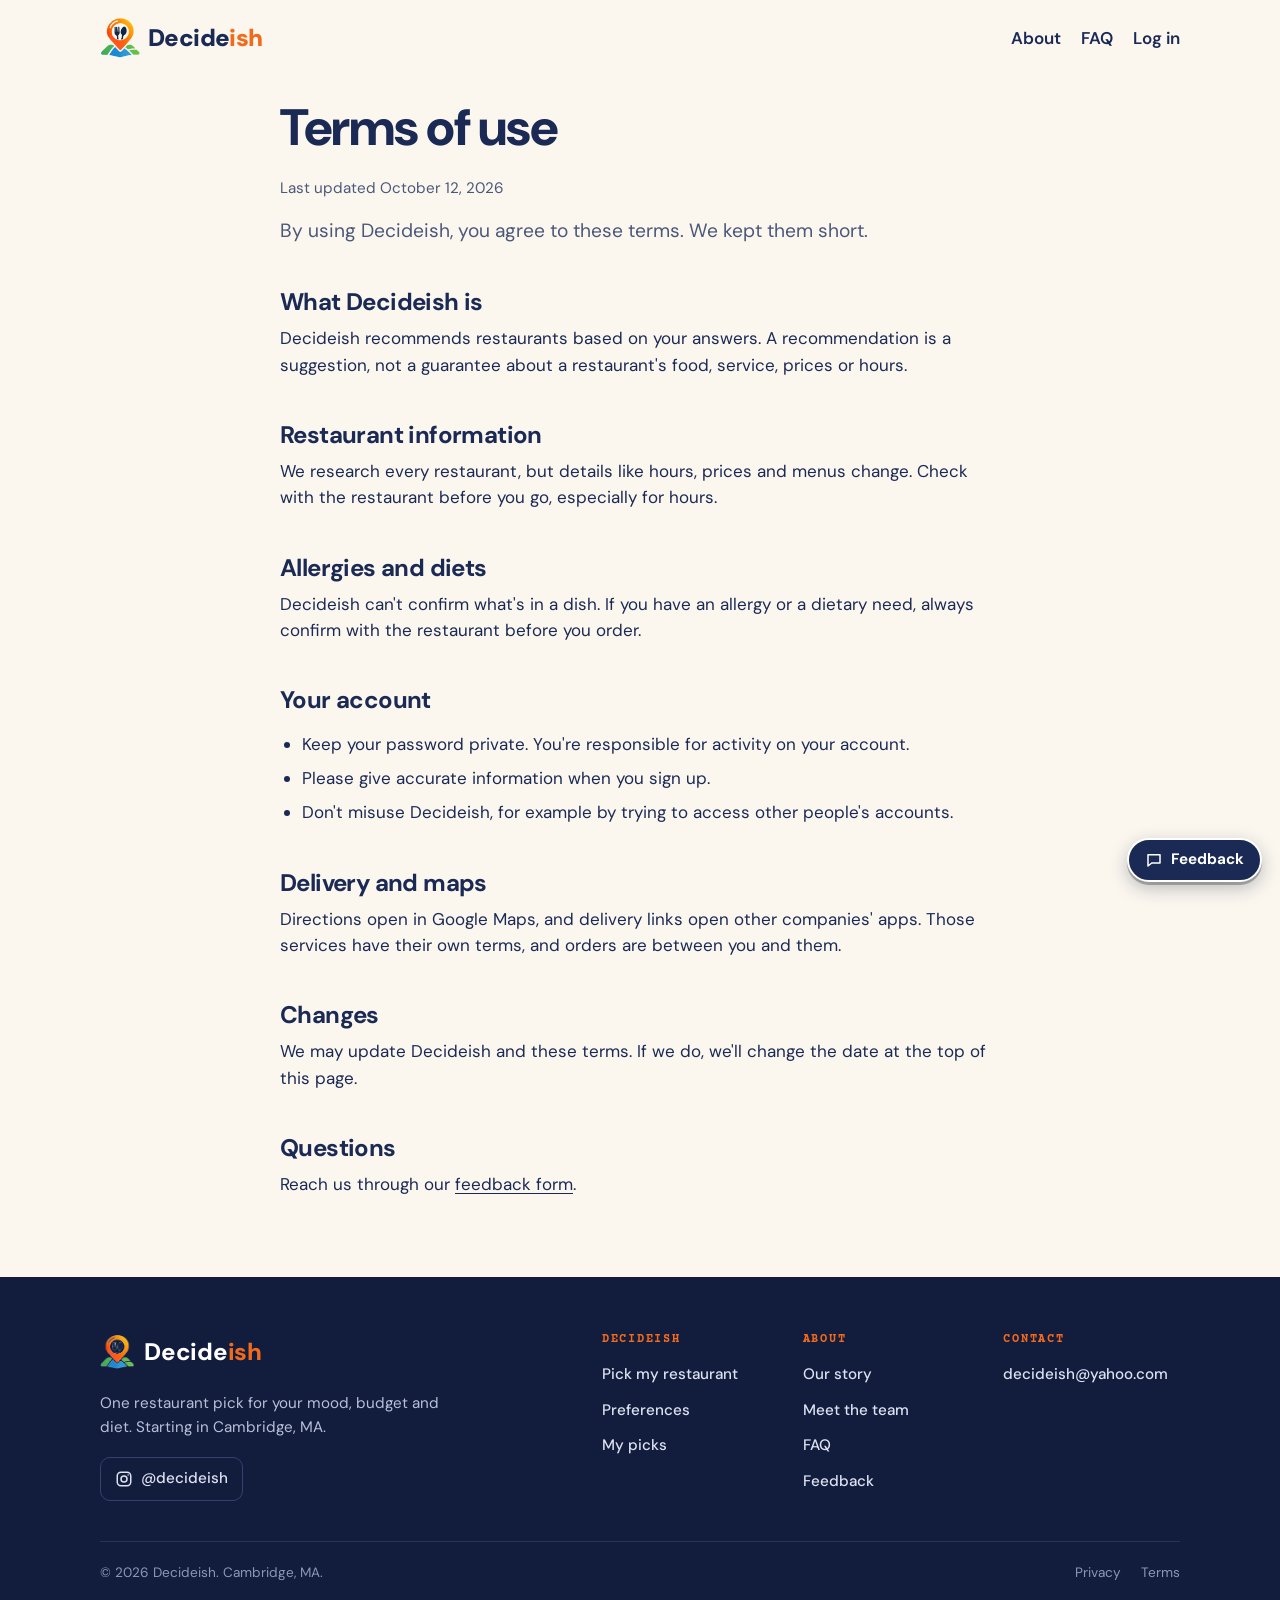
<file: terms.html>
<!DOCTYPE html>
<html lang="en">
<head>
  <meta charset="UTF-8">
  <meta name="viewport" content="width=device-width, initial-scale=1.0">
  <title>Terms | Decideish</title>
  <meta name="description" content="The terms for using Decideish.">
  <link rel="icon" href="logo-mark.png">
  <link rel="preconnect" href="https://fonts.googleapis.com">
  <link rel="preconnect" href="https://fonts.gstatic.com" crossorigin>
  <link href="https://fonts.googleapis.com/css2?family=Courier+Prime:wght@400;700&display=swap" rel="stylesheet">
  <link rel="stylesheet" href="styles.css">
</head>

<body>

  <header class="site-header">
    <div class="wrap">
      <a href="index.html" class="brand"><img src="logo-mark.png" alt=""><span class="word">Decide<span>ish</span></span></a>
      <nav class="nav" aria-label="Main">
        <a href="about.html">About</a>
        <a href="faq.html">FAQ</a>
        <a href="signin.html">Log in</a>
      </nav>
    </div>
  </header>

  <main class="page">
    <h1>Terms of use</h1>
    <p class="updated">Last updated October 12, 2026</p>
    <p class="intro">By using Decideish, you agree to these terms. We kept them short.</p>

    <h2>What Decideish is</h2>
    <p>
      Decideish recommends restaurants based on your answers. A recommendation is a suggestion,
      not a guarantee about a restaurant's food, service, prices or hours.
    </p>

    <h2>Restaurant information</h2>
    <p>
      We research every restaurant, but details like hours, prices and menus change.
      Check with the restaurant before you go, especially for hours.
    </p>

    <h2>Allergies and diets</h2>
    <p>
      Decideish can't confirm what's in a dish. If you have an allergy or a dietary need,
      always confirm with the restaurant before you order.
    </p>

    <h2>Your account</h2>
    <ul>
      <li>Keep your password private. You're responsible for activity on your account.</li>
      <li>Please give accurate information when you sign up.</li>
      <li>Don't misuse Decideish, for example by trying to access other people's accounts.</li>
    </ul>

    <h2>Delivery and maps</h2>
    <p>
      Directions open in Google Maps, and delivery links open other companies' apps.
      Those services have their own terms, and orders are between you and them.
    </p>

    <h2>Changes</h2>
    <p>We may update Decideish and these terms. If we do, we'll change the date at the top of this page.</p>

    <h2>Questions</h2>
    <p>Reach us through our <a href="feedback.html">feedback form</a>.</p>
  </main>

  <footer class="site-footer">
    <div class="wrap">
      <div class="foot-grid">
        <div class="foot-brand">
          <a href="index.html" class="word" style="text-decoration:none"><img src="logo-mark.png" alt=""><b>Decide<span>ish</span></b></a>
          <p>One restaurant pick for your mood, budget and diet. Starting in Cambridge, MA.</p>
          <a class="foot-social" href="https://www.instagram.com/decideish/" target="_blank" rel="noopener"><svg viewBox="0 0 24 24" fill="none" stroke="currentColor" stroke-width="2" aria-hidden="true"><rect x="3" y="3" width="18" height="18" rx="5"/><circle cx="12" cy="12" r="4"/><circle cx="17.5" cy="6.5" r="1" fill="currentColor" stroke="none"/></svg>@decideish</a>
        </div>
        <div class="foot-cols">
          <div class="foot-col"><h3>Decideish</h3><ul>
            <li><a href="quiz.html">Pick my restaurant</a></li>
            <li><a href="preferences.html">Preferences</a></li>
            <li><a href="dashboard.html">My picks</a></li></ul></div>
          <div class="foot-col"><h3>About</h3><ul>
            <li><a href="about.html">Our story</a></li>
            <li><a href="team.html">Meet the team</a></li>
            <li><a href="faq.html">FAQ</a></li>
            <li><a href="feedback.html">Feedback</a></li></ul></div>
          <div class="foot-col"><h3>Contact</h3><ul>
            <li><a href="mailto:decideish@yahoo.com">decideish@yahoo.com</a></li></ul></div>
        </div>
      </div>
      <div class="foot-bottom">
        <span>&copy; 2026 Decideish. Cambridge, MA.</span>
        <nav aria-label="Legal"><a href="privacy.html">Privacy</a><a href="terms.html">Terms</a></nav>
      </div>
    </div>
  </footer>

  <a href="feedback.html" class="fb-float" target="_blank" rel="noopener" aria-label="Send feedback"><svg viewBox="0 0 24 24" fill="none" stroke="currentColor" stroke-width="2" stroke-linejoin="round" aria-hidden="true"><path d="M4 5h16v11H9l-5 4z"/></svg>Feedback</a>

  <script>
    // the Feedback button steps aside while the footer (which has its own Feedback link) is on screen
    (function () {
      var f = document.querySelector(".site-footer"), b = document.querySelector(".fb-float");
      if (!f || !b || !("IntersectionObserver" in window)) return;
      new IntersectionObserver(function (e) { b.classList.toggle("away", e[0].isIntersecting); }).observe(f);
    })();
  </script>

</body>
</html>
</file>
<file: styles.css>
@import url("https://fonts.googleapis.com/css2?family=DM+Sans:wght@400;500;600;700;800&display=swap");
/* Decideish styles. Colors come from the logo. */

:root {
  --orange: #F26B1D;
  --orange-dark: #C9520D;
  --orange-wash: #FFF1E7;
  --navy: #1B2A55;
  --navy-2: #4B587A;   /* secondary text */
  --blue: #2F86D6;     /* keyboard focus only */
  --green: #3F9B48;    /* success only */
  --bg: #FBF7EF;
  --surface: #FFFFFF;
  --paper: #FFFCF2;    /* the order ticket */
  --line: #DCDFE6;
  --error: #B42318;

  --font: "DM Sans", "Segoe UI", Arial, sans-serif;
  --font-head: "DM Sans", "Segoe UI", Arial, sans-serif;
  --font-ticket: "Courier Prime", "Courier New", monospace;
}

* { box-sizing: border-box; }

body {
  margin: 0;
  font-family: var(--font);
  font-size: 1.0625rem;
  line-height: 1.55;
  color: var(--navy);
  background: var(--bg);
}

h1, h2, h3 {
  margin: 0 0 0.4em;
  line-height: 1.1;
  font-weight: 700;
  letter-spacing: -0.01em;
}

p { margin: 0 0 1em; }

a { color: var(--navy); text-underline-offset: 3px; }
a:hover { color: var(--orange-dark); }

img { display: block; max-width: 100%; }

[hidden] { display: none !important; }

:focus-visible {
  outline: 3px solid var(--blue);
  outline-offset: 2px;
}

.sr-only {
  position: absolute;
  width: 1px;
  height: 1px;
  overflow: hidden;
  clip: rect(0 0 0 0);
  white-space: nowrap;
}

.wrap {
  width: min(1080px, 100% - 40px);
  margin: 0 auto;
}

.muted { color: var(--navy-2); }
.small { font-size: 0.9rem; }

/* Header */
.site-header .wrap {
  display: flex;
  align-items: center;
  justify-content: space-between;
  gap: 16px;
  padding: 18px 0;
}

.brand {
  display: inline-flex;
  align-items: center;
  gap: 8px;
  color: var(--navy);
  text-decoration: none;
  font-size: 1.5rem;
  font-weight: 900;
  letter-spacing: -0.02em;
}

.brand img { width: 40px; height: 40px; object-fit: contain; }
.brand .word span { color: var(--orange); }

.nav {
  display: flex;
  align-items: center;
  gap: 20px;
  font-weight: 600;
}

.nav a { text-decoration: none; }
.nav a:hover { text-decoration: underline; }

/* Buttons */
.btn {
  display: inline-flex;
  align-items: center;
  justify-content: center;
  min-height: 48px;
  padding: 12px 22px;
  border: 2px solid var(--navy);
  border-radius: 10px;
  background: var(--surface);
  color: var(--navy);
  font: inherit;
  font-weight: 700;
  text-decoration: none;
  cursor: pointer;
}

.btn:hover { background: var(--bg); color: var(--navy); }

.btn-primary {
  border-color: var(--orange);
  background: var(--orange);
  color: #fff;
}

.btn-primary:hover { background: var(--orange-dark); border-color: var(--orange-dark); color: #fff; }

.btn-big { min-height: 56px; padding: 14px 28px; font-size: 1.15rem; }
.btn-full { width: 100%; }

.btn:disabled { opacity: 0.4; cursor: not-allowed; }
.btn-primary:disabled:hover { background: var(--orange); border-color: var(--orange); }

.text-btn {
  padding: 0;
  border: 0;
  background: none;
  color: var(--navy);
  font: inherit;
  font-weight: 600;
  text-decoration: underline;
  text-underline-offset: 3px;
  cursor: pointer;
}

/* Panels: plain white boxes for forms and lists */
.panel {
  padding: 28px;
  border: 1px solid var(--line);
  border-radius: 12px;
  background: var(--surface);
}

/* The order ticket */
.ticket {
  position: relative;
  padding: 26px 24px 30px;
  background: var(--paper);
  font-family: var(--font-ticket);
  font-size: 1rem;
  color: #24262B;
  box-shadow: 0 1px 2px rgba(27, 42, 85, 0.12), 0 14px 30px rgba(27, 42, 85, 0.10);
  transform: rotate(-1.5deg);
}

/* the clip holding the ticket */
.ticket::before {
  content: "";
  position: absolute;
  top: -12px;
  left: 50%;
  width: 64px;
  height: 22px;
  border-radius: 4px;
  background: var(--navy);
  transform: translateX(-50%);
}

/* torn zigzag edge at the bottom */
.ticket::after {
  content: "";
  position: absolute;
  left: 0;
  right: 0;
  bottom: -10px;
  height: 10px;
  background: conic-gradient(from -45deg at 50% 100%, var(--paper) 90deg, transparent 0) 0 0 / 20px 10px repeat-x;
}

.ticket-head {
  display: flex;
  justify-content: space-between;
  padding-bottom: 12px;
  margin-bottom: 14px;
  border-bottom: 2px dashed #B9B6AA;
  font-weight: 700;
}

.ticket-lines { margin: 0; }

.ticket-line {
  display: flex;
  align-items: baseline;
  gap: 6px;
  margin: 0 0 8px;
}

.ticket-line dt { white-space: nowrap; }

/* dotted leader between the label and the answer */
.ticket-line .dots {
  flex: 1;
  min-width: 16px;
  border-bottom: 2px dotted #B9B6AA;
  transform: translateY(-4px);
}

.ticket-line dd {
  margin: 0;
  font-weight: 700;
  text-align: right;
}

.ticket-line dd:empty::before { content: "?"; color: #B9B6AA; }

.ticket-result {
  margin-top: 16px;
  padding-top: 14px;
  border-top: 2px dashed #B9B6AA;
}

.ticket-result .label { margin: 0; }

.ticket-result .place {
  margin: 4px 0 2px;
  font-size: 1.5rem;
  font-weight: 700;
  line-height: 1.15;
  color: var(--navy);
}

.ticket-result .addr { margin: 0; }

/* the one animation: the result prints onto the ticket */
.printing { animation: print 0.7s steps(7) both; }

@keyframes print {
  from { clip-path: inset(0 0 100% 0); }
  to { clip-path: inset(0 0 0 0); }
}

/* Home */
.home-hero {
  display: grid;
  grid-template-columns: 1.15fr 0.85fr;
  gap: 64px;
  align-items: center;
  padding: 48px 0 72px;
}

.home-hero h1 {
  font-size: clamp(2.4rem, 5.2vw, 4rem);
  font-weight: 900;
  letter-spacing: -0.025em;
  max-width: 14ch;
}

.home-hero .lead {
  max-width: 34em;
  font-size: 1.2rem;
  color: var(--navy-2);
}

.hero-actions {
  display: flex;
  flex-wrap: wrap;
  align-items: center;
  gap: 18px;
  margin-top: 28px;
}

.hero-ticket { padding: 0 12px; }

.home-steps {
  display: grid;
  grid-template-columns: 1fr 1fr;
  gap: 48px;
  padding: 48px 0;
  border-top: 1px solid var(--line);
}

.home-steps h2 { font-size: 1.6rem; }

.home-steps ol {
  margin: 0;
  padding-left: 1.3em;
  font-size: 1.1rem;
}

.home-steps li { margin-bottom: 10px; padding-left: 4px; }
.home-steps li::marker { font-weight: 800; color: var(--orange); }

.site-footer {
  padding: 28px 0 40px;
  border-top: 1px solid var(--line);
  font-size: 0.9rem;
  color: var(--navy-2);
}

/* Forms */
.form-page {
  width: min(480px, 100% - 40px);
  margin: 24px auto 72px;
}

.form-page.wide { width: min(680px, 100% - 40px); }

.form-page h1 { font-size: 2.2rem; }
.form-page > .muted { margin-bottom: 24px; }

.field {
  display: flex;
  flex-direction: column;
  margin-bottom: 18px;
}

.field-row {
  display: grid;
  grid-template-columns: 1fr 1fr;
  gap: 14px;
}

label { font-weight: 600; margin-bottom: 6px; }

.label-row {
  display: flex;
  justify-content: space-between;
  align-items: baseline;
  gap: 12px;
}

.label-row a { font-size: 0.9rem; }

.hint {
  margin-top: 6px;
  font-size: 0.9rem;
  color: var(--navy-2);
}

input[type="text"],
input[type="email"],
input[type="password"],
textarea {
  width: 100%;
  min-height: 48px;
  padding: 11px 14px;
  border: 1.5px solid #B8BECC;
  border-radius: 8px;
  background: #fff;
  color: var(--navy);
  font: inherit;
}

input:focus,
textarea:focus {
  border-color: var(--navy);
  outline: 3px solid rgba(47, 134, 214, 0.35);
  outline-offset: 0;
}

textarea { min-height: 110px; resize: vertical; }
textarea:disabled { background: var(--bg); cursor: not-allowed; }

.error {
  margin: 4px 0 14px;
  color: var(--error);
  font-weight: 600;
}

.success {
  margin: 14px 0 0;
  color: var(--green);
  font-weight: 700;
}

.switch { margin: 20px 0 0; }

fieldset {
  margin: 0 0 26px;
  padding: 0;
  border: 0;
}

legend {
  margin-bottom: 10px;
  padding: 0;
  font-size: 1.2rem;
  font-weight: 700;
}

legend .hint { font-size: 0.95rem; font-weight: 400; }

/* checkbox chips */
.chips {
  display: flex;
  flex-wrap: wrap;
  gap: 8px;
}

.chip { position: relative; margin: 0; cursor: pointer; }

.chip input {
  position: absolute;
  inset: 0;
  opacity: 0;
  margin: 0;
  cursor: pointer;
}

.chip span {
  display: block;
  padding: 8px 14px;
  border: 1.5px solid #B8BECC;
  border-radius: 8px;
  background: #fff;
  font-weight: 600;
}

.chip:hover span { border-color: var(--navy); }

.chip input:checked + span {
  border-color: var(--navy);
  background: var(--navy);
  color: #fff;
}

.chip input:focus-visible + span { outline: 3px solid var(--blue); outline-offset: 2px; }

.other-row {
  display: flex;
  align-items: flex-start;
  gap: 10px;
  margin-top: 10px;
}

.other-row textarea { flex: 1; min-height: 64px; }

.form-actions {
  display: flex;
  flex-wrap: wrap;
  align-items: center;
  gap: 20px;
  margin-top: 8px;
}

/* Quiz */
.quiz-layout {
  display: grid;
  grid-template-columns: 1fr 340px;
  gap: 64px;
  align-items: start;
  padding: 24px 0 72px;
}

.progress {
  margin: 0 0 10px;
  font-weight: 600;
  color: var(--navy-2);
}

.progress-bar {
  height: 6px;
  margin-bottom: 28px;
  border-radius: 3px;
  background: var(--line);
  overflow: hidden;
}

.progress-bar div {
  width: 0;
  height: 100%;
  background: var(--orange);
  transition: width 0.25s ease;
}

.question {
  font-size: clamp(1.8rem, 3.6vw, 2.5rem);
  font-weight: 800;
  letter-spacing: -0.02em;
  margin-bottom: 24px;
}

.question:focus { outline: none; }

.answers {
  display: grid;
  gap: 10px;
  margin-bottom: 28px;
}

.answers.two-col { grid-template-columns: 1fr 1fr; }

/* an odd last option (like "Surprise me") stretches across both columns */
.answers.two-col .answer:last-child:nth-child(odd) { grid-column: span 2; }

.answer { position: relative; display: block; margin: 0; cursor: pointer; }

.answer input {
  position: absolute;
  inset: 0;
  opacity: 0;
  margin: 0;
  cursor: pointer;
}

.answer span {
  display: flex;
  align-items: center;
  gap: 12px;
  min-height: 56px;
  padding: 12px 16px;
  border: 1.5px solid #B8BECC;
  border-radius: 10px;
  background: #fff;
  font-size: 1.1rem;
  font-weight: 600;
}

/* radio circle */
.answer span::before {
  content: "";
  flex: none;
  width: 18px;
  height: 18px;
  border: 2px solid #8A93A8;
  border-radius: 50%;
  background: #fff;
}

.answer:hover span { border-color: var(--navy); }

.answer input:checked + span {
  border-color: var(--orange);
  background: var(--orange-wash);
}

.answer input:checked + span::before {
  border-color: var(--orange);
  background: var(--orange);
  box-shadow: inset 0 0 0 3px #fff;
}

.answer input:focus-visible + span { outline: 3px solid var(--blue); outline-offset: 2px; }

.quiz-nav {
  display: flex;
  gap: 12px;
}

.quiz-nav .btn-primary { flex: 1; }

.quiz-ticket { position: sticky; top: 24px; }

.result-actions {
  display: grid;
  gap: 10px;
  margin-top: 28px;
}

.result-links {
  display: flex;
  flex-wrap: wrap;
  gap: 20px;
  margin-top: 18px;
}

/* Dashboard */
.dash {
  padding: 16px 0 72px;
}

.dash-top {
  display: flex;
  flex-wrap: wrap;
  align-items: flex-end;
  justify-content: space-between;
  gap: 20px;
  margin-bottom: 36px;
}

.dash-top h1 {
  margin: 0;
  font-size: clamp(2rem, 4.4vw, 3rem);
  font-weight: 800;
  letter-spacing: -0.025em;
}

.dash-top p { margin: 6px 0 0; }

.dash-grid {
  display: grid;
  grid-template-columns: 340px 1fr;
  gap: 56px;
  align-items: start;
}

.dash h2 { font-size: 1.35rem; margin-bottom: 18px; }

#latest .ticket { margin-top: 28px; }

.dash-main { display: grid; gap: 40px; }

.history { margin: 0; padding: 0; list-style: none; border-top: 1px solid var(--line); }

.history li {
  display: flex;
  justify-content: space-between;
  gap: 16px;
  padding: 12px 0;
  border-bottom: 1px solid var(--line);
}

.history .when { color: var(--navy-2); white-space: nowrap; }

.empty {
  padding: 20px;
  border: 1.5px dashed #B8BECC;
  border-radius: 10px;
  color: var(--navy-2);
}

.empty p { margin: 0 0 12px; }

/* journal looks like lined notepaper */
.journal textarea {
  min-height: 220px;
  padding: 6px 16px;
  border: 1px solid var(--line);
  border-radius: 4px;
  line-height: 32px;
  background:
    repeating-linear-gradient(to bottom, transparent 0 31px, #D9E3F2 31px 32px) 0 6px / 100% 32px,
    #fff;
}

.save-note { min-height: 1.5em; margin: 6px 0 0; font-size: 0.9rem; color: var(--navy-2); }

/* Feedback stars */
.stars {
  display: flex;
  flex-direction: row-reverse;
  justify-content: flex-end;
  gap: 2px;
}

.stars input { position: absolute; opacity: 0; width: 1px; height: 1px; }

.stars label {
  margin: 0;
  font-size: 2.2rem;
  line-height: 1;
  color: #C9CDD6;
  cursor: pointer;
}

.stars label:hover,
.stars label:hover ~ label,
.stars input:checked ~ label { color: var(--orange); }

.stars input:focus-visible + label { outline: 3px solid var(--blue); border-radius: 4px; }

/* Phones and tablets */
@media (max-width: 860px) {
  .home-hero,
  .home-steps,
  .quiz-layout,
  .dash-grid { grid-template-columns: 1fr; gap: 40px; }

  .home-hero { padding-top: 24px; }
  .hero-ticket { max-width: 360px; }
  .quiz-ticket { position: static; max-width: 380px; }
}

@media (max-width: 520px) {
  body { font-size: 1rem; }
  .field-row { grid-template-columns: 1fr; gap: 0; }
  .answers.two-col { grid-template-columns: 1fr 1fr; }
  .other-row { flex-direction: column; align-items: stretch; }
  .nav { gap: 14px; }
  .panel { padding: 20px; }
  .hero-actions .btn-big { width: 100%; }
}

@media (prefers-reduced-motion: reduce) {
  .printing { animation: none; }
  .progress-bar div { transition: none; }
}

/* Info pages: About, FAQ, Privacy, Terms */
.page {
  width: min(720px, 100% - 40px);
  margin: 24px auto 80px;
}

.page h1 {
  font-size: clamp(2.2rem, 5vw, 3.2rem);
  font-weight: 800;
  letter-spacing: -0.025em;
}

.page .intro {
  font-size: 1.2rem;
  color: var(--navy-2);
  margin-bottom: 40px;
}

.page h2 {
  margin-top: 44px;
  font-size: 1.5rem;
}

.page ul,
.page ol { padding-left: 1.3em; }

.page li { margin-bottom: 8px; }

.page .updated { color: var(--navy-2); font-size: 0.95rem; }

/* FAQ questions open and close */
.faq details {
  border-bottom: 1px solid var(--line);
}

.faq details:first-of-type { border-top: 1px solid var(--line); }

.faq summary {
  display: flex;
  justify-content: space-between;
  gap: 16px;
  padding: 18px 0;
  font-size: 1.15rem;
  font-weight: 700;
  cursor: pointer;
  list-style: none;
}

.faq summary::-webkit-details-marker { display: none; }

.faq summary::after {
  content: "+";
  flex: none;
  font-size: 1.5rem;
  line-height: 1;
  color: var(--orange);
}

.faq details[open] summary::after { content: "\2212"; }

.faq details p { margin: 0 0 18px; max-width: 62ch; }

.team-note {
  margin-top: 44px;
  padding: 24px;
  border-left: 4px solid var(--orange);
  background: var(--surface);
}

.team-note p:last-child { margin-bottom: 0; }

/* footer links */
.footer-links {
  display: flex;
  flex-wrap: wrap;
  gap: 8px 22px;
  margin-bottom: 10px;
}

.footer-links a { color: var(--navy); font-weight: 600; }


/* ---------- Homepage polish ---------- */
:root {
  --teal: #1F7A8C;
  --yellow: #F3A712;
  --cream-2: #F6EEDD;
}

.site-header { background: transparent; position: relative; z-index: 2; }

.hero-band {
  position: relative;
  overflow: hidden;
  background: linear-gradient(180deg, #FFF3E2 0%, var(--bg) 100%);
}

.hero-band::before,
.hero-band::after {
  content: "";
  position: absolute;
  border-radius: 50%;
  pointer-events: none;
}

.hero-band::before { width: 520px; height: 520px; right: -180px; top: -200px; background: var(--orange); opacity: 0.16; }
.hero-band::after { width: 300px; height: 300px; left: -120px; bottom: -150px; background: var(--yellow); opacity: 0.22; }

.hero-band .home-hero { position: relative; z-index: 1; padding: 36px 0 84px; }

.eyebrow {
  display: inline-block;
  margin: 0 0 18px;
  padding: 6px 14px;
  border-radius: 999px;
  background: #fff;
  border: 1px solid #F0D9B8;
  color: var(--orange-dark);
  font-size: 0.9rem;
  font-weight: 700;
  letter-spacing: 0.02em;
}

.home-hero h1 em { font-style: normal; color: var(--orange); }

.hero-points {
  display: flex;
  flex-wrap: wrap;
  gap: 8px 18px;
  margin: 26px 0 0;
  padding: 0;
  list-style: none;
  color: var(--navy-2);
  font-weight: 600;
  font-size: 0.98rem;
}

.hero-points li::before { content: "✓"; margin-right: 6px; color: var(--green); font-weight: 800; }

/* stats */
.stats {
  display: grid;
  grid-template-columns: repeat(3, 1fr);
  gap: 20px;
  margin-top: -44px;
  position: relative;
  z-index: 2;
}

.stat {
  padding: 26px 26px 22px;
  border-radius: 16px;
  background: #fff;
  border: 1px solid #EEE3CF;
  box-shadow: 0 10px 28px rgba(27, 42, 85, 0.08);
}

.stat strong { display: block; font-size: 3rem; line-height: 1; font-weight: 900; letter-spacing: -0.03em; }
.stat:nth-child(1) strong { color: var(--orange); }
.stat:nth-child(2) strong { color: var(--teal); }
.stat:nth-child(3) strong { color: #C98700; }
.stat span { display: block; margin-top: 8px; color: var(--navy-2); font-weight: 600; }
.stats-note { margin: 12px 4px 0; font-size: 0.85rem; color: var(--navy-2); }

/* sections */
.section { padding: 64px 0 8px; }
.section h2 { font-size: clamp(1.7rem, 3.2vw, 2.3rem); font-weight: 800; margin-bottom: 10px; }
.section .sub { max-width: 40em; color: var(--navy-2); font-size: 1.1rem; margin-bottom: 28px; }

.steps3 { display: grid; grid-template-columns: repeat(3, 1fr); gap: 20px; }

.step {
  padding: 26px;
  border-radius: 16px;
  background: #fff;
  border: 1px solid #EEE3CF;
}

.step .num {
  display: inline-flex;
  align-items: center;
  justify-content: center;
  width: 44px;
  height: 44px;
  margin-bottom: 14px;
  border-radius: 50%;
  background: var(--orange);
  color: #fff;
  font-size: 1.25rem;
  font-weight: 800;
}

.step:nth-child(2) .num { background: var(--teal); }
.step:nth-child(3) .num { background: var(--yellow); color: var(--navy); }
.step h3 { font-size: 1.25rem; margin-bottom: 6px; }
.step p { margin: 0; color: var(--navy-2); }

/* feature cards */
.features { display: grid; grid-template-columns: repeat(3, 1fr); gap: 20px; }

.feature {
  padding: 24px 26px;
  border-radius: 16px;
  background: var(--cream-2);
}

.feature h3 { font-size: 1.15rem; margin-bottom: 6px; }
.feature p { margin: 0; color: var(--navy-2); }

/* photo strip */
.places { display: grid; grid-template-columns: repeat(3, 1fr); gap: 20px; }

.place-card {
  overflow: hidden;
  border-radius: 16px;
  background: #fff;
  border: 1px solid #EEE3CF;
  box-shadow: 0 6px 18px rgba(27, 42, 85, 0.06);
}

.place-card .photo {
  height: 170px;
  background: linear-gradient(135deg, #FFE3C6, #F6EEDD);
}

.place-card img { width: 100%; height: 170px; object-fit: cover; }
.place-card .info { padding: 14px 18px 18px; }
.place-card h3 { margin: 0 0 6px; font-size: 1.1rem; }

.tags { display: flex; flex-wrap: wrap; gap: 6px; }

.tag {
  display: inline-block;
  padding: 3px 10px;
  border-radius: 999px;
  background: var(--orange-wash);
  color: var(--orange-dark);
  font-size: 0.85rem;
  font-weight: 700;
}

.tag.teal { background: #E3F1F4; color: #145867; }

/* about + CTA */
.about-row { display: grid; grid-template-columns: 1fr 1fr; gap: 48px; padding: 64px 0 24px; align-items: start; }
.about-row h2 { font-size: 1.8rem; }

.cta-band {
  margin: 56px 0 72px;
  padding: 44px 36px;
  border-radius: 24px;
  background: var(--navy);
  color: #fff;
  text-align: center;
}

.cta-band h2 { color: #fff; font-size: clamp(1.7rem, 3.4vw, 2.4rem); }
.cta-band p { max-width: 34em; margin: 0 auto 22px; color: #D3D9EA; }

.site-footer { background: #fff; }

/* quiz and result touches */
.answer { transition: border-color .12s, box-shadow .12s; }
.answer:hover { border-color: var(--orange); }
.result-tags { display: flex; flex-wrap: wrap; gap: 6px; margin: 0 0 14px; }
#results #rest-name { font-size: clamp(2rem, 4vw, 2.8rem); }
#why { padding: 14px 16px; border-radius: 12px; background: var(--orange-wash); }

@media (max-width: 800px) {
  .stats, .steps3, .features, .places, .about-row { grid-template-columns: 1fr; }
  .stats { margin-top: -30px; }
  .hero-band::before { width: 360px; height: 360px; }
}


/* ---------- Round 2: imagery, quiz cards, picking moment, motion ---------- */
.hero-visual { position: relative; padding: 36px 0 44px; }
.hero-visual .hero-ticket { position: relative; z-index: 2; }

.photo-tile {
  position: absolute;
  z-index: 1;
  overflow: hidden;
  border: 6px solid #fff;
  border-radius: 14px;
  background: linear-gradient(135deg, #FFD9B0, #F6EEDD);
  box-shadow: 0 12px 28px rgba(27, 42, 85, 0.18);
}

.photo-tile img { width: 100%; height: 100%; object-fit: cover; }
.photo-tile.t1 { top: -6px; left: -34px; width: 190px; height: 150px; transform: rotate(-7deg); }
.photo-tile.t2 { bottom: -10px; right: -18px; width: 210px; height: 160px; transform: rotate(6deg); }
.photo-tile.t3 { bottom: 40px; left: -54px; width: 150px; height: 150px; transform: rotate(4deg); }

.reveal { opacity: 0; transform: translateY(16px); transition: opacity .5s ease, transform .5s ease, box-shadow .2s ease; }
.reveal.in { opacity: 1; transform: none; }
.reveal.in:hover { transform: translateY(-3px); box-shadow: 0 14px 30px rgba(27, 42, 85, 0.12); }

/* quiz answer cards with icons */
.answer.has-ico span { gap: 14px; min-height: 66px; border-radius: 14px; border-color: #E2D8C3; transition: transform .12s, border-color .12s, box-shadow .12s; }
.answer.has-ico span::before { display: none; }
.answer.has-ico:hover span { border-color: var(--orange); transform: translateY(-1px); box-shadow: 0 6px 16px rgba(27, 42, 85, 0.08); }
.answer.has-ico input:checked + span { border-color: var(--orange); background: var(--orange-wash); }
.answer.has-ico input:checked + span::after { content: "\2713"; margin-left: auto; color: var(--orange-dark); font-weight: 800; font-size: 1.2rem; }

.ico {
  flex: none;
  display: inline-flex;
  align-items: center;
  justify-content: center;
  width: 46px;
  height: 46px;
  border-radius: 12px;
  background: var(--cream-2);
  font-style: normal;
  font-size: 1.55rem;
  line-height: 1;
}

.ico.txt { font-size: 0.95rem; font-weight: 800; letter-spacing: -0.02em; color: var(--navy); }
.answer input:checked + span .ico { background: var(--orange); color: #fff; }
.atext { font-weight: 600; }

/* "picking" moment */
.picking { text-align: center; padding: 72px 0 96px; }
.picking img { width: 84px; height: 84px; margin: 0 auto 22px; object-fit: contain; animation: bob .8s ease-in-out infinite alternate; }
.picking h1 { font-size: clamp(1.7rem, 3.4vw, 2.3rem); margin-bottom: 6px; }
.picking .muted { min-height: 1.6em; }
@keyframes bob { from { transform: translateY(0) rotate(-4deg); } to { transform: translateY(-14px) rotate(4deg); } }

/* result page */
#rest-photo { aspect-ratio: 16 / 9; max-height: 320px !important; box-shadow: 0 10px 26px rgba(27, 42, 85, 0.14); }
.rate { display: flex; align-items: center; flex-wrap: wrap; gap: 10px; margin-top: 18px; color: var(--navy-2); font-weight: 600; }
.rate button { min-height: 40px; padding: 6px 14px; border: 1.5px solid #E2D8C3; border-radius: 999px; background: #fff; font: inherit; font-size: 1.05rem; cursor: pointer; }
.rate button:hover { border-color: var(--orange); }

@media (max-width: 860px) {
  .photo-tile.t3 { display: none; }
  .photo-tile.t1 { left: -10px; width: 150px; height: 120px; }
  .photo-tile.t2 { right: -6px; width: 160px; height: 124px; }
}

@media (prefers-reduced-motion: reduce) {
  .reveal { opacity: 1; transform: none; transition: none; }
  .picking img { animation: none; }
  .answer.has-ico:hover span { transform: none; }
}

/* keep the invisible radio on top so the whole card stays clickable */
.answer input { z-index: 1; }


/* ---------- Round 3: result page details ---------- */
.where { display: flex; align-items: center; flex-wrap: wrap; gap: 8px 10px; margin: 0 0 16px; }
.where .pin { flex: none; color: var(--orange); }
.where a { font-size: 1.1rem; font-weight: 700; color: var(--navy); text-decoration: none; border-bottom: 2px solid #F3C9A8; }
.where a:hover { border-color: var(--orange); color: var(--orange-dark); }
.hood { padding: 3px 12px; border-radius: 999px; background: #D4EBF0; color: #145867; font-size: 0.88rem; font-weight: 700; }

.why-box { padding: 16px 20px 14px; }
.why-title { margin: 0 0 10px; font-size: 0.8rem; font-weight: 800; letter-spacing: 0.1em; text-transform: uppercase; color: var(--orange-dark); }
#why-list { margin: 0; padding: 0; list-style: none; display: grid; gap: 8px; }
#why-list li { position: relative; padding-left: 30px; font-weight: 600; }
#why-list li::before {
  content: "\2713";
  position: absolute;
  left: 0;
  top: 1px;
  display: inline-flex;
  align-items: center;
  justify-content: center;
  width: 21px;
  height: 21px;
  border-radius: 50%;
  background: var(--orange);
  color: #fff;
  font-size: 0.8rem;
  font-weight: 800;
}

.rate-thanks {
  display: inline-flex;
  margin: 18px 0 0;
  padding: 10px 18px;
  border-radius: 999px;
  background: #D4EBF0;
  color: #145867;
  font-weight: 700;
  animation: pop .25s ease;
}

@keyframes pop { from { transform: scale(0.9); opacity: 0; } to { transform: none; opacity: 1; } }

#another { border-color: #E2D8C3; background: #fff; }
#another:hover { border-color: var(--orange); }
#another.nudge { animation: nudge .7s ease 2; }
@keyframes nudge { 0%, 100% { box-shadow: 0 0 0 0 rgba(242, 107, 29, 0); } 50% { box-shadow: 0 0 0 6px rgba(242, 107, 29, 0.28); } }

.tag { padding: 4px 12px; background: #FFE4D1; font-size: 0.9rem; }
.tag.teal { background: #D4EBF0; }

@media (prefers-reduced-motion: reduce) {
  .rate-thanks, #another.nudge { animation: none; }
}

#note { margin-top: 12px; }


/* ---------- Round 4: start the quiz from the homepage ---------- */
.hero-quiz { margin-top: 26px; max-width: 540px; }
.hq-label { margin: 0 0 12px; font-weight: 800; font-size: 1.05rem; }
.hq-grid { display: grid; grid-template-columns: 1fr 1fr; gap: 10px; }
.hq-card {
  display: flex;
  align-items: center;
  gap: 12px;
  min-height: 62px;
  padding: 10px 14px;
  border: 1.5px solid #E2D8C3;
  border-radius: 14px;
  background: #fff;
  color: var(--navy);
  font-weight: 700;
  text-decoration: none;
  transition: transform .12s, border-color .12s, box-shadow .12s;
}
.hq-card i { flex: none; display: inline-flex; align-items: center; justify-content: center; width: 42px; height: 42px; border-radius: 11px; background: var(--cream-2); font-style: normal; font-size: 1.4rem; }
.hq-card:hover { border-color: var(--orange); transform: translateY(-2px); box-shadow: 0 8px 18px rgba(27, 42, 85, 0.1); color: var(--navy); }
.hq-note { margin: 12px 2px 0; font-size: 0.92rem; color: var(--navy-2); }

.quiz-skips { display: flex; flex-wrap: wrap; gap: 8px 22px; margin: 14px 0 0; }
.quiz-skips .text-btn { color: var(--navy-2); font-size: 0.95rem; }
.quiz-skips .text-btn:hover { color: var(--orange-dark); }

.save-cta { margin-top: 26px; padding: 18px 20px; border-radius: 14px; background: #fff; border: 1px solid #EEE3CF; }
.save-cta p { margin: 0 0 12px; }

@media (max-width: 520px) { .hq-grid { grid-template-columns: 1fr; } }
@media (prefers-reduced-motion: reduce) { .hq-card:hover { transform: none; } }


/* Round 5: headings in DM Sans, better "why", My places */
h1, h2, h3, .brand .word, .stat strong, .question { font-family: var(--font-head); letter-spacing: -0.025em; }
h1, .question { font-weight: 800; }
.stat strong { font-weight: 800; }
.why-headline { margin: 0 0 12px; font-family: var(--font-head); font-size: 1.25rem; line-height: 1.3; font-weight: 700; color: var(--navy); }
.why-known { margin: 12px 0 0; padding-top: 10px; border-top: 1px dashed var(--line); font-size: 0.95rem; color: var(--navy-2); font-style: italic; }

.myplaces h3 { font-size: 1rem; margin: 18px 0 8px; font-family: var(--font); font-weight: 800; letter-spacing: 0; }
.myplaces h3:first-of-type { margin-top: 4px; }
.mp-list { list-style: none; margin: 0; padding: 0; display: grid; gap: 8px; }
.mp-item { display: flex; align-items: center; justify-content: space-between; gap: 12px; padding: 10px 14px; background: var(--surface); border: 1px solid var(--line); border-radius: 12px; }
.mp-item strong { display: block; }
.mp-item small { color: var(--navy-2); }
.mp-item button { background: none; border: 1px solid var(--line); border-radius: 999px; padding: 6px 12px; font: inherit; font-size: 0.85rem; font-weight: 700; color: var(--navy); cursor: pointer; white-space: nowrap; }
.mp-item button:hover { border-color: var(--orange); color: var(--orange-dark); }
.mp-empty { color: var(--navy-2); font-size: 0.95rem; margin: 0; }

/* Preferences page: plain, no card (only this form) */
#prefs-form { background: transparent; border: 0; box-shadow: none; padding: 0; }
#prefs-form fieldset { border: 0; border-top: 1px solid #E6DDCB; padding: 22px 0 20px; margin: 0; }
#prefs-form legend { padding: 0; font-size: 1.1rem; font-weight: 800; margin-bottom: 12px; float: left; width: 100%; }
#prefs-form legend + * { clear: both; }
#prefs-form .chips { gap: 10px; }
#prefs-form .chip span { padding: 10px 16px; border: 1.5px solid #CFC6B2; border-radius: 10px; background: #fff; font-weight: 600; }
#prefs-form .chip:hover span { border-color: var(--navy); }
#prefs-form .chip input:checked + span { border-color: var(--navy); background: var(--navy); color: #fff; }
#prefs-form textarea { background: #fff; border: 1.5px solid #CFC6B2; border-radius: 10px; }
#prefs-form .form-actions { padding-top: 18px; border-top: 1px solid #E6DDCB; margin-top: 18px; }

/* Round 6: one button language everywhere (flat, ink outline, hard shadow) */
.btn-primary { border-color: var(--navy); box-shadow: 0 4px 0 var(--navy); }
.btn-primary:hover { border-color: var(--navy); }
.btn-primary:active { transform: translateY(3px); box-shadow: 0 1px 0 var(--navy); }
.btn-primary:disabled { box-shadow: none; }

/* stamp on the quiz ticket (also used on the homepage) */
.quiz-ticket .ticket-result { position: relative; padding-bottom: 34px; }
.quiz-ticket .ticket-result .stamp { position: absolute; right: 0; bottom: 0; padding: 3px 10px; transform: rotate(-9deg); border: 3px solid var(--orange-dark); border-radius: 6px; color: var(--orange-dark); font-family: var(--font-ticket); font-weight: 700; font-size: 1rem; letter-spacing: 0.14em; text-transform: uppercase; background: rgba(255, 252, 242, 0.55); mix-blend-mode: multiply; animation: thunk2 .3s cubic-bezier(.2, 1.4, .4, 1) both; }
.quiz-ticket .ticket-result .stamp.nope { border-color: var(--navy-2); color: var(--navy-2); transform: rotate(7deg); }
@keyframes thunk2 { from { scale: 1.8; opacity: 0; } to { scale: 1; opacity: 1; } }
@media (prefers-reduced-motion: reduce) { .quiz-ticket .ticket-result .stamp { animation: none; } }

.result-actions { gap: 14px; }

/* Round 7: quiz answers use the same tactile ink style as the homepage buttons */
.answer span, .answer.has-ico span { border: 2px solid var(--navy); border-radius: 14px; box-shadow: 0 4px 0 var(--navy); transition: transform .1s, box-shadow .1s, background .1s; }
.answer:hover span, .answer.has-ico:hover span { border-color: var(--navy); background: var(--orange-wash); transform: none; box-shadow: 0 4px 0 var(--navy); }
.answer input:checked + span, .answer.has-ico input:checked + span { background: var(--orange-wash); border-color: var(--navy); transform: translateY(3px); box-shadow: 0 1px 0 var(--navy); }
.answers { gap: 14px; }
.progress { font-family: var(--font-ticket); text-transform: uppercase; letter-spacing: 0.06em; font-size: 0.85rem; }
.progress-bar { height: 10px; background: #E6DDCB; border-radius: 99px; }
.progress-bar div { border-radius: 99px; }
.quiz-nav .btn:not(.btn-primary) { box-shadow: none; }

.rate button { display: inline-flex; align-items: center; gap: 8px; }
.rate > span { flex-basis: 100%; }

/* ---------- Footer (dark, columns) ---------- */
.site-footer { background: #121C3D; color: #B8C0D8; border-top: 0; padding: 56px 0 0; font-size: 0.95rem; margin-top: 40px; }
.site-footer a { color: #DDE2F1; font-weight: 500; text-decoration: none; }
.site-footer a:hover { color: #fff; text-decoration: underline; text-underline-offset: 3px; }
.foot-grid { display: grid; grid-template-columns: 1fr; gap: 36px; padding-bottom: 40px; }
.foot-brand .word { font-weight: 800; font-size: 1.5rem; color: #fff; letter-spacing: -0.01em; display: inline-flex; align-items: center; gap: 10px; }
.foot-brand .word img { width: 34px; height: 34px; }
.foot-brand .word span { color: var(--orange); }
.foot-brand p { margin: 14px 0 18px; max-width: 24em; line-height: 1.6; }
.foot-social { display: inline-flex; align-items: center; gap: 8px; padding: 9px 14px; border: 1px solid #34426D; border-radius: 10px; }
.foot-social svg { width: 18px; height: 18px; }
.foot-col h3 { font-family: "Courier Prime", monospace; font-size: 0.78rem; font-weight: 700; letter-spacing: 0.14em; text-transform: uppercase; color: var(--orange); margin: 0 0 16px; }
.foot-col ul { list-style: none; margin: 0; padding: 0; display: grid; gap: 12px; }
.foot-bottom { border-top: 1px solid #263359; padding: 20px 0 26px; display: flex; flex-wrap: wrap; gap: 8px 24px; justify-content: space-between; font-size: 0.85rem; color: #8C97B8; }
.foot-bottom nav { display: flex; gap: 8px 20px; flex-wrap: wrap; }
.foot-bottom a { color: #8C97B8; font-weight: 400; }
.foot-cols { display: grid; grid-template-columns: 1fr 1fr; gap: 32px 24px; }
@media (min-width: 760px) {
  .foot-grid { grid-template-columns: 1.3fr 1.7fr; gap: 60px; }
  .foot-cols { grid-template-columns: repeat(3, 1fr); }
}

.foot-brand .word b { font-weight: 800; }
.foot-brand .word:hover { text-decoration: none; }

/* ---------- Floating feedback button ---------- */
.fb-float { position: fixed; right: 18px; bottom: 18px; z-index: 30; display: inline-flex; align-items: center; gap: 8px; min-height: 44px; padding: 0 16px; background: var(--navy); color: #fff; font-weight: 700; font-size: 0.95rem; text-decoration: none; border: 2px solid #fff; border-radius: 999px; box-shadow: 0 3px 0 rgba(0,0,0,.25), 0 6px 18px rgba(18,28,61,.28); }
.fb-float svg { width: 18px; height: 18px; flex: none; }
.fb-float:hover { background: var(--orange); }
.fb-float:focus-visible { outline: 3px solid var(--blue); outline-offset: 3px; }
.foot-bottom { padding-bottom: 76px; }
@media (max-width: 859px) { body.home .fb-float { display: none; } }
@media print { .fb-float { display: none; } }

/* ---------- Badges ---------- */
.badges-section { margin: 8px 0 36px; }
.badges-head { display: flex; align-items: baseline; justify-content: space-between; gap: 12px; }
.badges { list-style: none; margin: 14px 0 0; padding: 0; display: grid; grid-template-columns: repeat(2, 1fr); gap: 14px; }
@media (min-width: 640px) { .badges { grid-template-columns: repeat(4, 1fr); } }
.badge { display: flex; flex-direction: column; align-items: center; text-align: center; gap: 4px; padding: 18px 12px 14px; background: #fff; border: 2px dashed var(--line); border-radius: 16px; color: var(--navy-2); }
.badge strong { color: var(--navy); font-size: 1rem; margin-top: 8px; }
.badge-desc { font-size: 0.84rem; line-height: 1.35; min-height: 2.7em; }
.badge-icon { display: grid; place-items: center; width: 64px; height: 64px; border-radius: 50%; background: #F1F2F6; color: #A7AEC2; border: 2px solid #D5D9E4; }
.badge-icon svg { width: 30px; height: 30px; }
.badge.earned { border: 2px solid var(--navy); box-shadow: 0 4px 0 var(--navy); color: var(--navy-2); }
.badge.earned .badge-icon { background: var(--orange); color: #fff; border-color: var(--navy); box-shadow: 0 3px 0 var(--navy); }
.badge-bar { width: 80%; height: 8px; border-radius: 99px; background: #E7E9F0; overflow: hidden; margin-top: 6px; }
.badge-bar i { display: block; height: 100%; background: var(--orange); border-radius: 99px; }
.badge-state { font-family: var(--font-ticket); font-size: 0.78rem; letter-spacing: 0.06em; text-transform: uppercase; margin-top: 4px; }
.badge.earned .badge-state { color: var(--orange-dark); font-weight: 700; }
.badge-toast { margin: 14px 0 0; padding: 14px 16px; background: #fff; border: 2px solid var(--navy); border-radius: 14px; box-shadow: 0 4px 0 var(--navy); animation: toastIn .35s ease-out; }
.badge-toast .bt-row { display: flex; align-items: center; gap: 12px; margin-bottom: 8px; }
.badge-toast .bt-row p { margin: 0; font-size: 0.92rem; line-height: 1.35; }
.badge-toast .bt-icon { flex: none; display: grid; place-items: center; width: 46px; height: 46px; border-radius: 50%; background: var(--orange); color: #fff; border: 2px solid var(--navy); }
.badge-toast .bt-icon svg { width: 24px; height: 24px; }
.badge-toast a { font-weight: 700; }
@keyframes toastIn { from { opacity: 0; transform: translateY(8px) scale(.97); } to { opacity: 1; transform: none; } }
@media (prefers-reduced-motion: reduce) { .badge-toast { animation: none; } }

.mp-actions { display: flex; align-items: center; gap: 8px; flex-wrap: wrap; justify-content: flex-end; }
.mp-dir { display: inline-block; background: var(--orange); color: #fff; border: 1px solid var(--navy); border-radius: 999px; padding: 6px 14px; font-size: 0.85rem; font-weight: 700; text-decoration: none; white-space: nowrap; box-shadow: 0 2px 0 var(--navy); }
.mp-dir:hover { background: var(--orange-dark); }

/* ---------- Save for later, no-match chips ---------- */
.save-later { display: inline-flex; align-items: center; gap: 8px; margin: 14px 0 4px; padding: 9px 16px; background: #fff; border: 1px solid var(--line); border-radius: 999px; font: inherit; font-weight: 700; font-size: 0.95rem; color: var(--navy); cursor: pointer; }
.save-later:hover { border-color: var(--orange); }
.save-later.on { background: var(--orange-wash); border-color: var(--orange); color: var(--orange-dark); }
.save-later.on svg { fill: currentColor; }
.try-label { margin: 22px 0 10px; font-family: var(--font-ticket); font-size: 0.82rem; letter-spacing: 0.08em; text-transform: uppercase; color: var(--navy-2); }
.try-chips { display: flex; flex-wrap: wrap; gap: 10px; margin-bottom: 8px; }
.try-chip { padding: 10px 18px; background: #fff; border: 2px solid var(--navy); border-radius: 999px; box-shadow: 0 3px 0 var(--navy); font: inherit; font-weight: 700; color: var(--navy); cursor: pointer; }
.try-chip:hover { background: var(--orange-wash); }
.try-chip:active { transform: translateY(2px); box-shadow: 0 1px 0 var(--navy); }

/* ---------- saved diet note and allergy reminder ---------- */
.diet-note { margin: 0 0 14px; font-size: 0.92rem; color: var(--navy-2); }
.diet-note b { color: var(--navy); }
.allergy-note { margin: 12px 0 0; padding: 10px 14px; background: var(--orange-wash); border-left: 4px solid var(--orange); border-radius: 8px; font-size: 0.92rem; line-height: 1.4; color: var(--navy); }

.osm-note { margin: 12px 0 0; font-size: 0.88rem; line-height: 1.45; color: var(--navy-2); }
.osm-note a { color: var(--navy); font-weight: 600; }

.fb-float { transition: opacity .2s, transform .2s; }
.fb-float.away { opacity: 0; transform: translateY(8px); pointer-events: none; }
.foot-bottom { padding-bottom: 26px; }
@media (prefers-reduced-motion: reduce) { .fb-float { transition: none; } }

/* about: team cards */
.team-grid { display: grid; grid-template-columns: repeat(2, minmax(0, 1fr)); gap: 24px; margin: 20px 0 8px; }
.member { background: var(--surface); border: 2px solid var(--navy); border-radius: 18px; box-shadow: 0 5px 0 var(--navy); padding: 24px; display: flex; flex-direction: column; }
.member-top { display: flex; align-items: center; gap: 14px; margin-bottom: 14px; }
.member .avatar { width: 56px; height: 56px; border-radius: 16px; background: var(--orange-wash); color: var(--orange-dark); display: grid; place-items: center; font-weight: 800; flex-shrink: 0; }
.member h3 { margin: 0; font-size: 1.15rem; line-height: 1.25; }
.member .role { color: var(--orange-dark); font-size: .88rem; font-weight: 700; margin-top: 3px; }
.member p { margin: 0 0 12px; font-size: .98rem; }
.profile-link { align-self: flex-start; margin-top: auto; display: inline-flex; align-items: center; gap: 8px; padding: 9px 14px; border-radius: 10px; background: var(--navy); color: #fff; font-weight: 700; font-size: .9rem; text-decoration: none; }
.profile-link:hover { background: var(--orange); }
.profile-link svg { width: 16px; height: 16px; fill: currentColor; }
@media (max-width: 760px) { .team-grid { grid-template-columns: 1fr; } }

/* about page layout */
.ab-hero { background: linear-gradient(125deg, var(--navy), #2b437b); color: #fff; text-align: center; padding: 72px 24px 76px; }
.ab-eyebrow { font-family: var(--font-ticket); text-transform: uppercase; letter-spacing: .17em; font-size: .85rem; font-weight: 700; color: #FF9A5C; margin: 0; }
.ab-hero h1 { font-size: clamp(2.1rem, 5vw, 3.5rem); letter-spacing: -.03em; margin: 10px 0 14px; line-height: 1.1; color: #fff; }
.ab-hero p:last-child { max-width: 660px; margin: 0 auto; color: #E3E8F6; font-size: 1.08rem; }
.ab-main { max-width: 1080px; margin: 0 auto; padding: 0 24px 72px; }
.ab-intro { max-width: 760px; margin: 52px auto 48px; text-align: center; }
.ab-intro h2, .ab-heading h2 { font-size: clamp(1.6rem, 3vw, 2.2rem); letter-spacing: -.02em; margin: 0 0 10px; }
.ab-intro p, .ab-heading p { color: var(--navy-2); margin: 0; }
.ab-heading { text-align: center; margin-bottom: 28px; }
.ab-accent { display: block; width: 55px; height: 5px; border-radius: 8px; background: var(--orange); margin: 13px auto 0; }
.ab-cta { text-align: center; margin-top: 56px; padding: 36px 24px; background: var(--paper); border: 2px solid var(--navy); border-radius: 20px; box-shadow: 0 6px 0 var(--navy); }
.ab-cta h2 { margin: 0 0 6px; font-size: 1.6rem; }
.ab-cta p { color: var(--navy-2); margin: 0 0 20px; }

/* compact team strip (about page) */
.team-strip { max-width: 1080px; margin: 0 auto; padding: 8px 24px 64px; text-align: center; }
.team-strip h2 { font-size: clamp(1.7rem, 3.4vw, 2.4rem); margin: 0 0 6px; }
.strip-sub { color: var(--navy-2); margin: 0 0 28px; }
.mini-grid { display: flex; flex-wrap: wrap; justify-content: center; gap: 20px; }
.mini { flex: 1 1 210px; max-width: 250px; background: var(--surface); border: 2px solid var(--navy); border-radius: 18px; box-shadow: 0 5px 0 var(--navy); padding: 22px 18px; }
.mini h3 { margin: 0 0 6px; font-size: 1.15rem; line-height: 1.25; }
.mini p { margin: 0; color: var(--navy-2); font-size: .95rem; }
.mini .mini-track { color: var(--orange-dark); font-weight: 700; margin-top: 4px; }
.strip-link { margin: 28px 0 0; font-weight: 700; }
</file>
<file: home.css>
/* Homepage. Idea: everything is a printed receipt. Ink navy on paper, orange only for the action and the stamp. */
body.home { background: var(--bg); }
.home main { overflow-x: clip; }
.home .site-header { background: transparent; }
.home .hero { display: grid; gap: 36px; padding-top: 18px; padding-bottom: 28px; }

.kicker { margin: 0 0 14px; font-family: var(--font-ticket); font-size: 0.85rem; letter-spacing: 0.04em; text-transform: uppercase; color: var(--navy-2); }
.home h1 { font-size: clamp(2.9rem, 12.5vw, 5.2rem); line-height: 0.98; letter-spacing: -0.04em; font-weight: 800; margin: 0 0 18px; }
.hl { position: relative; display: inline-block; color: var(--orange); }
.hl svg { position: absolute; left: 0; bottom: -0.14em; width: 100%; height: 0.2em; color: var(--orange); }
.home .lead { font-size: 1.15rem; max-width: 30em; margin: 26px 0 30px; color: var(--navy); }
.hero-copy .btn-big { width: 100%; max-width: 380px; }

.home .fine { margin: 14px 0 0; font-size: 0.92rem; color: var(--navy-2); }
.home .fine a { color: var(--navy); }

.hero-receipt { justify-self: center; width: min(340px, 100%); padding: 6px 0 14px; }
.hero-receipt .ticket { transform: rotate(-2deg); }
.sample { margin: 18px 0 0; text-align: center; font-family: var(--font-ticket); font-size: 0.8rem; letter-spacing: 0.08em; text-transform: uppercase; color: var(--navy-2); }

.time-wrap { padding-top: 56px; }
.closer { padding-top: 56px; padding-bottom: 80px; }
.closer h2 { font-size: clamp(1.7rem, 5.5vw, 2.3rem); letter-spacing: -0.03em; margin: 0 0 8px; }
.match-sub { margin: 0 0 22px; color: var(--navy-2); }
.strip { display: grid; grid-template-columns: 1fr 1fr; gap: 18px 14px; margin: 0 0 30px; }
.strip figure { margin: 0; }
.strip img { width: 100%; aspect-ratio: 4 / 3; object-fit: cover; border: 2px solid var(--navy); border-radius: 12px; background: #F1E7D2; }
.strip figcaption { margin-top: 10px; line-height: 1.25; }
.strip figcaption strong { display: block; font-size: clamp(1.15rem, 3.6vw, 1.5rem); font-weight: 800; letter-spacing: -0.02em; margin-bottom: 3px; }
.strip figcaption span { font-family: var(--font-ticket); font-size: clamp(0.95rem, 2.8vw, 1.1rem); font-weight: 700; letter-spacing: 0.04em; text-transform: uppercase; color: var(--navy-2); }
.time { max-width: 21em; margin: 0; font-size: clamp(1.6rem, 5vw, 2.5rem); line-height: 1.15; font-weight: 800; letter-spacing: -0.03em; }
.time span { color: var(--orange-dark); }
.quote { margin: 34px 0 0; max-width: 34em; padding-left: 18px; border-left: 4px solid var(--orange); }
.quote blockquote { margin: 0; font-size: clamp(1.05rem, 3vw, 1.25rem); line-height: 1.5; color: var(--navy); }
.quote figcaption { margin-top: 10px; font-family: var(--font-ticket); font-size: 0.9rem; font-weight: 700; letter-spacing: 0.06em; text-transform: uppercase; color: var(--navy-2); }
.closer .btn-big { width: 100%; max-width: 420px; }
.closer .fine a { color: var(--navy); }

.sticky-cta {
  position: fixed; left: 16px; right: 16px; bottom: 16px; z-index: 20; min-height: 56px; display: flex; align-items: center; justify-content: center;
  background: var(--orange); color: #fff; font-weight: 800; font-size: 1.1rem; text-decoration: none; border: 2px solid var(--navy); border-radius: 14px; box-shadow: 0 4px 0 var(--navy);
  transform: translateY(140%); transition: transform .25s;
}
.sticky-cta.show { transform: none; }

@media (min-width: 640px) { .strip { grid-template-columns: repeat(3, 1fr); gap: 22px 18px; } }
@media (min-width: 860px) {
  .home .hero { grid-template-columns: 1.15fr 0.85fr; align-items: center; gap: 64px; padding-top: 48px; padding-bottom: 56px; }
    .sticky-cta { display: none; }
}
@media (prefers-reduced-motion: reduce) { .sticky-cta { transition: none; } }
.closer h2 + .btn { margin-top: 18px; }
</file>
